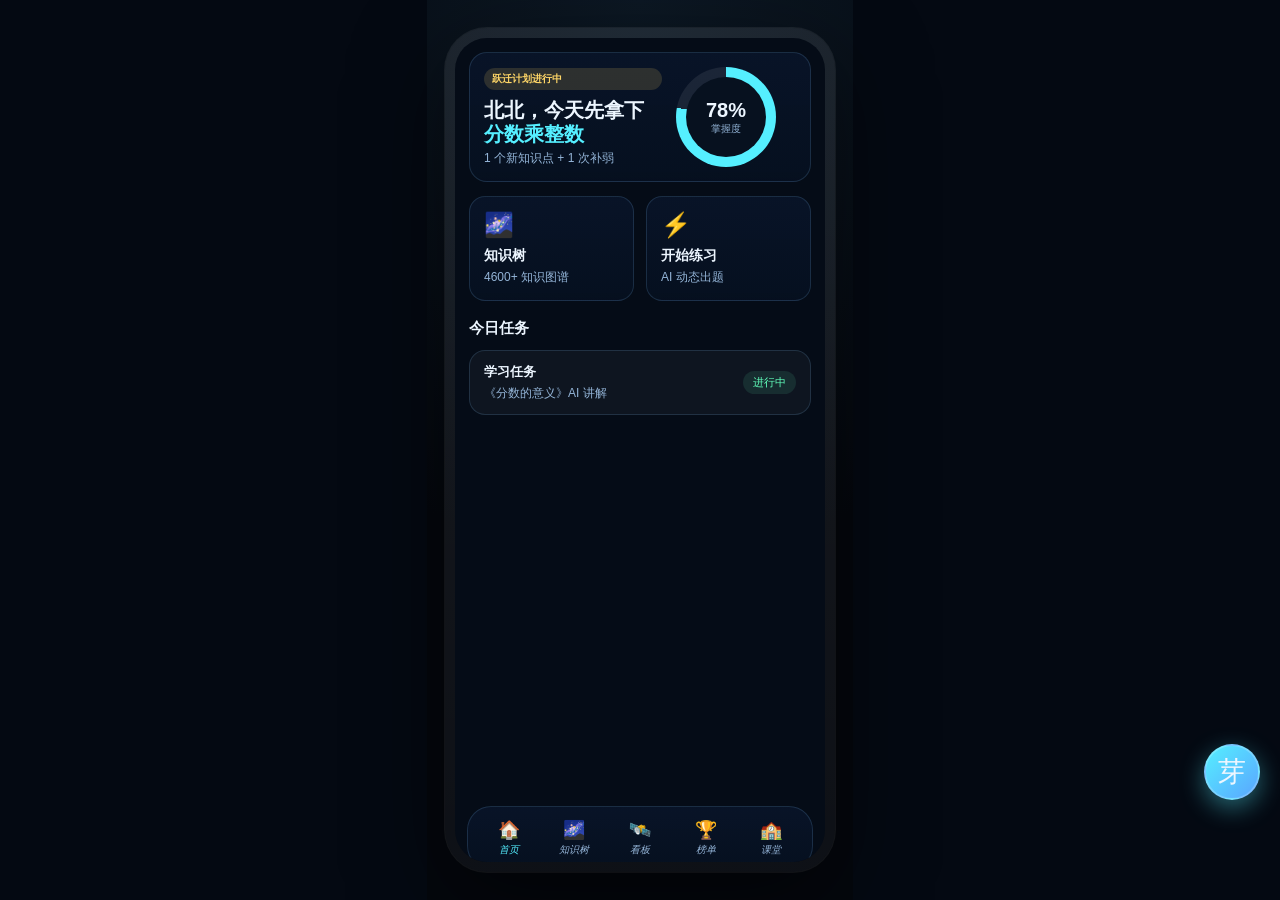
<file: index.html>
<!DOCTYPE html>
<html lang="zh-CN">
<head>
  <meta charset="UTF-8" />
  <meta name="viewport" content="width=device-width, initial-scale=1, viewport-fit=cover" />
  <meta http-equiv="Cache-Control" content="no-store, no-cache, must-revalidate" />
  <meta http-equiv="Pragma" content="no-cache" />
  <meta http-equiv="Expires" content="0" />
  <title>芽芽 WebApp V3</title>
  <link rel="stylesheet" href="./styles.css?v=20260513a" />
  <link rel="stylesheet" href="./final-system.css?v=20260513a" />
</head>
<body>
  <div class="space-bg"></div>
  <div class="device-frame">
    <div class="device-shell">
      <div class="device-screen">
        <div class="app" id="app">
    <main class="content">
      <!-- 首页 -->
      <section class="page active" id="page-home">
        <div class="hero entrance-delay-1">
          <div>
            <div class="pill yellow">跃迁计划进行中</div>
            <h2>北北，今天先拿下 <span>分数乘整数</span></h2>
            <p>1 个新知识点 + 1 次补弱</p>
          </div>
          <div class="hero-ring">
            <div class="ring-core"><strong>78%</strong><span>掌握度</span></div>
          </div>
        </div>

        <div class="grid-two entrance-delay-2">
          <button type="button" class="feature-card" data-tab="knowledge">
            <div class="feature-icon">🌌</div><div class="feature-title">知识树</div><div class="feature-desc">4600+ 知识图谱</div>
          </button>
          <button type="button" class="feature-card" data-tab="practice">
            <div class="feature-icon">⚡</div><div class="feature-title">开始练习</div><div class="feature-desc">AI 动态出题</div>
          </button>
        </div>

        <div class="section-title entrance-delay-3"><span>今日任务</span></div>
        <div class="task-list entrance-delay-3">
          <div class="task-card">
            <div><strong>学习任务</strong><p>《分数的意义》AI 讲解</p></div>
            <span class="task-tag green">进行中</span>
          </div>
        </div>
      </section>

      <!-- 知识树页 -->
      <section class="page" id="page-knowledge">
        <div class="filter-card glass">
          <div class="filter-row"><label>年级</label><div class="chip-group" id="gradeChips"></div></div>
          <div class="filter-row"><label>学科</label><div class="chip-group" id="subjectChips"></div></div>
          <div class="filter-row"><label>教材</label><div class="chip-group" id="semesterChips"></div></div>
        </div>
        <div class="chapter-wrap" id="chapterWrap" style="padding-bottom: 100px;"></div>
      </section>

      <!-- 其它占位页 -->
      <section class="page" id="page-practice"><div class="practice-wrap" id="practiceWrap"><div class="card glass">练习模块正在连接宇宙信号...</div></div></section>
      <section class="page" id="page-board"><div class="board-wrap" id="boardWrap"><div class="card glass">看板模块正在同步卫星数据...</div></div></section>
      <section class="page" id="page-leaderboard"><div class="leaderboard-wrap" id="leaderboardWrap"><div class="card glass">榜单正在更新中...</div></div></section>
      <section class="page" id="page-classroom"><div class="classroom-wrap" id="classroomWrap"><div class="card glass">课堂引擎正在加载...</div></div></section>
      <section class="page" id="page-admin"><div class="card glass">后台管理已锁定</div></section>
    </main>

    <nav class="bottom-nav glass">
      <button type="button" class="nav-item active" data-tab="home"><span>🏠</span><em>首页</em></button>
      <button type="button" class="nav-item" data-tab="knowledge"><span>🌌</span><em>知识树</em></button>
      <button type="button" class="nav-item" data-tab="board"><span>🛰️</span><em>看板</em></button>
      <button type="button" class="nav-item" data-tab="leaderboard"><span>🏆</span><em>榜单</em></button>
      <button type="button" class="nav-item" data-tab="classroom"><span>🏫</span><em>课堂</em></button>
    </nav>
  </div>

  <!-- 浮动对话框 -->
  <div class="ai-assistant-fab" id="aiFab">芽</div>

  <div class="chat-modal" id="chatModal">
    <div class="chat-modal-inner">
      <div class="chat-header">
        <div>
          <div class="topbar-sub">芽芽 AI 随身助教</div>
          <h2 id="chatTopic">点击知识点发起提问</h2>
        </div>
        <button class="text-btn" id="closeChat" style="font-size: 16px;">收起</button>
      </div>
      <div class="chat-body" id="chatBody">
        <div class="chat-msg msg-ai">嗨！我是芽芽。如果你对某个知识点有疑问，比如"为什么我明白了但一做题就错？"，可以直接问我哦！</div>
      </div>
      <div class="chat-input-area">
        <input type="text" class="chat-input" id="chatInput" placeholder="在此输入你的困惑..." />
        <button type="button" class="chat-send-btn" id="sendMsg">发送</button>
      </div>
    </div>
  </div>

  <div class="toast" id="toast"></div>
  <script src="./app.js?v=20260513a"></script>
</body>
</html>
</file>
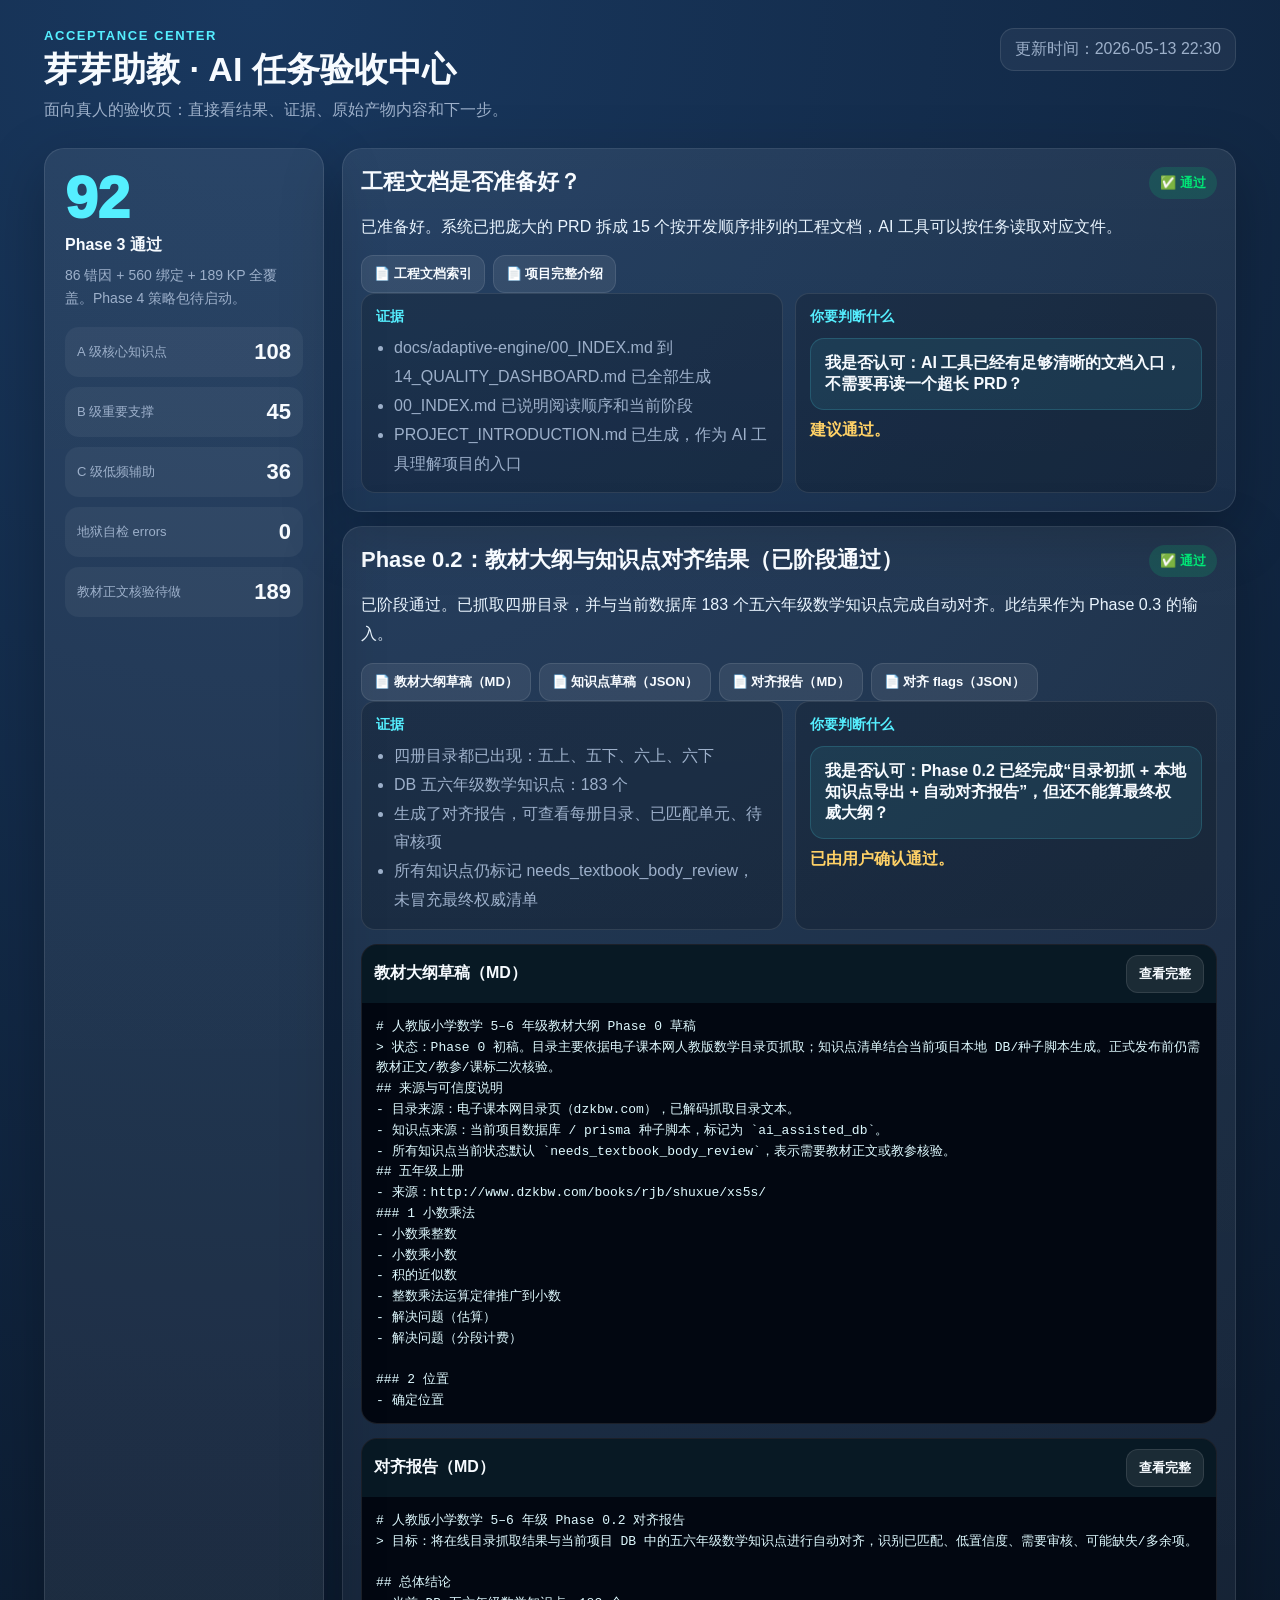
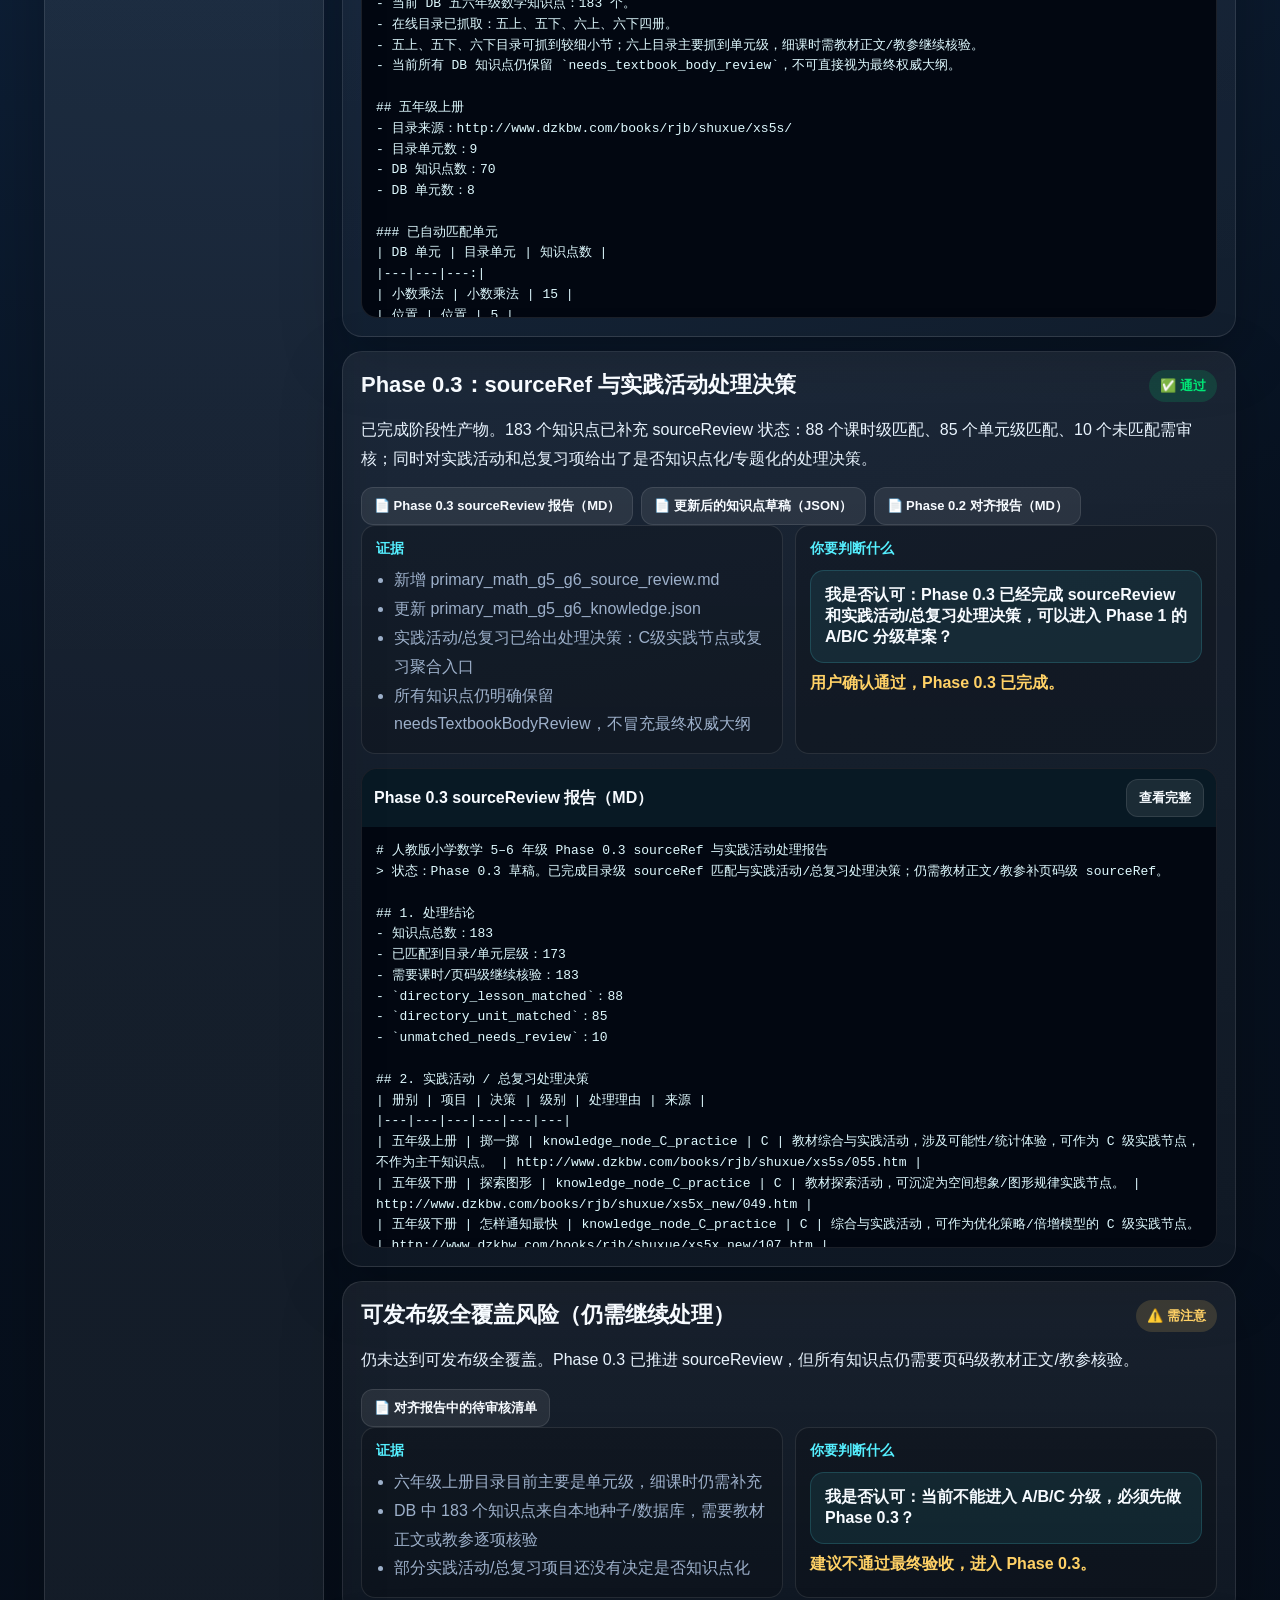
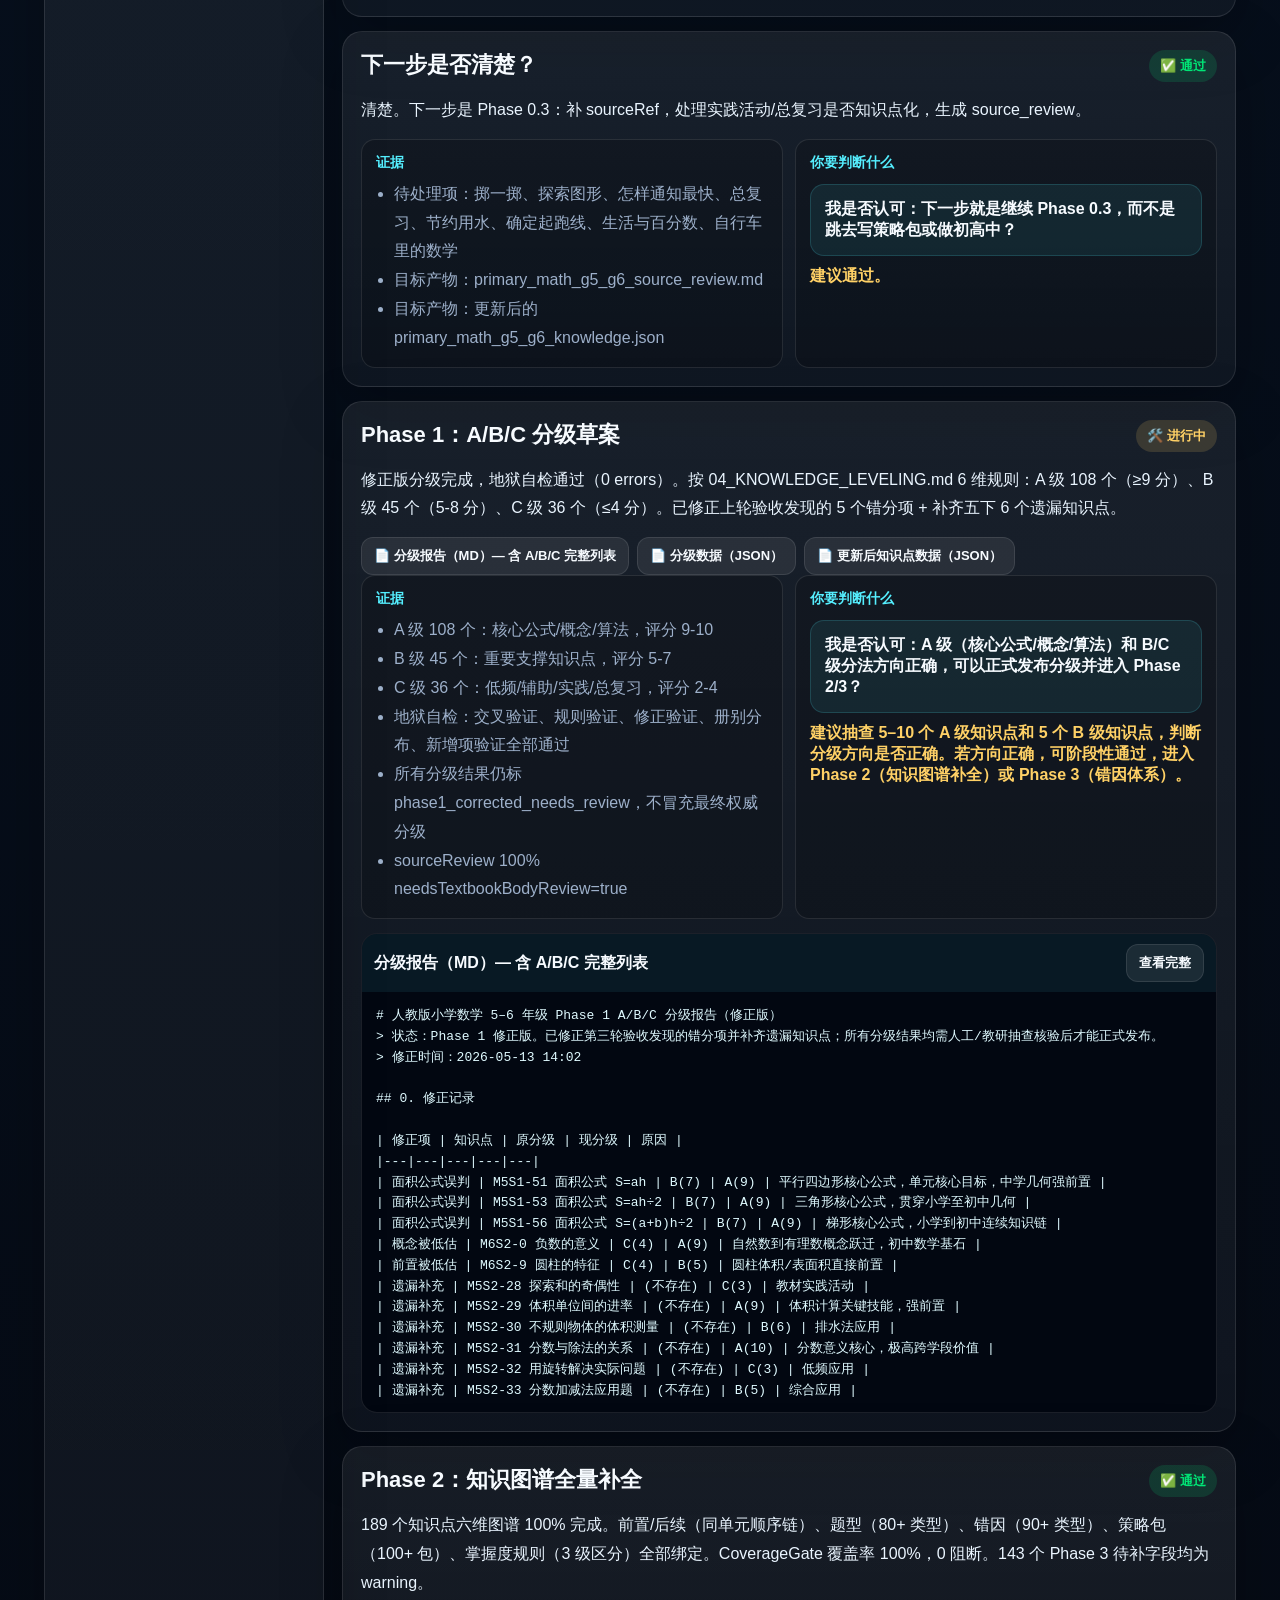
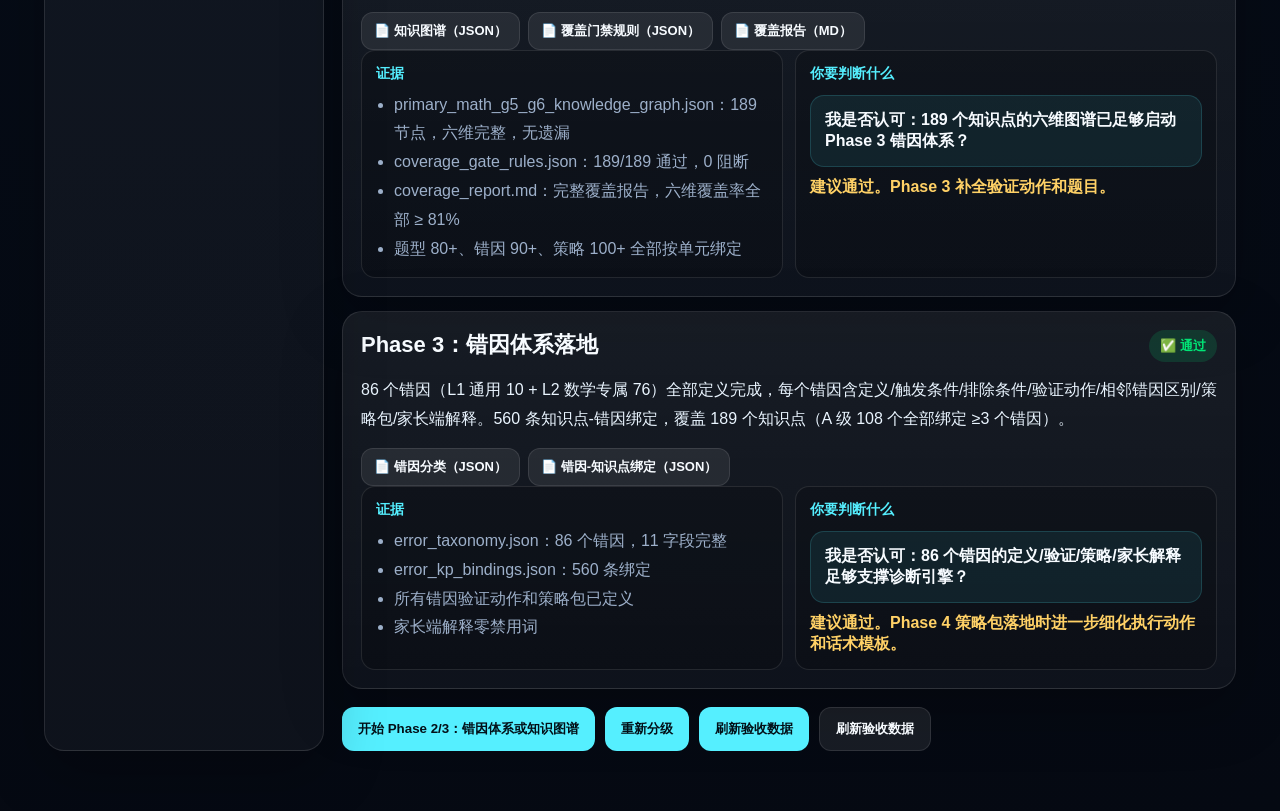
<file: acceptance.html>
<!DOCTYPE html>
<html lang="zh-CN">
<head>
  <meta charset="UTF-8" />
  <meta name="viewport" content="width=device-width, initial-scale=1" />
  <title>芽芽助教 · AI 任务验收中心</title>
  <style>
    :root{--bg:#07111f;--panel:#101d33;--panel2:#14243f;--text:#f7fbff;--muted:#9db0ca;--cyan:#55efff;--green:#00e676;--yellow:#ffd166;--red:#ff6b81;--line:rgba(255,255,255,.1)}
    *{box-sizing:border-box} body{margin:0;font-family:-apple-system,BlinkMacSystemFont,"PingFang SC","Microsoft YaHei",sans-serif;background:radial-gradient(circle at 20% 0%,#19385f 0,#07111f 42%,#050912 100%);color:var(--text)}
    .shell{max-width:1240px;margin:0 auto;padding:28px 24px 60px}.top{display:flex;justify-content:space-between;gap:20px;align-items:flex-start;margin-bottom:24px}.kicker{font-weight:900;color:var(--cyan);letter-spacing:.12em;font-size:13px}.top h1{margin:8px 0 8px;font-size:34px;line-height:1.1}.top p{margin:0;color:var(--muted);line-height:1.7}.updated{padding:10px 14px;border:1px solid var(--line);border-radius:14px;background:rgba(255,255,255,.05);color:var(--muted);white-space:nowrap}.grid{display:grid;grid-template-columns:280px 1fr;gap:18px}.card{background:linear-gradient(180deg,rgba(255,255,255,.075),rgba(255,255,255,.04));border:1px solid var(--line);border-radius:20px;box-shadow:0 20px 60px rgba(0,0,0,.25)}.score{padding:20px;position:sticky;top:20px}.score-num{font-size:58px;font-weight:1000;line-height:1;color:var(--cyan)}.score-label{font-weight:900;margin-top:8px}.score-desc{font-size:14px;color:var(--muted);line-height:1.7;margin-top:8px}.stats{display:grid;gap:10px;margin-top:16px}.stat{display:flex;justify-content:space-between;align-items:center;padding:12px;border-radius:14px;background:rgba(255,255,255,.05)}.stat span{color:var(--muted);font-size:13px}.stat b{font-size:22px}.pill{display:inline-flex;align-items:center;gap:6px;border-radius:999px;padding:7px 11px;font-size:13px;font-weight:900}.pass{background:rgba(0,230,118,.14);color:var(--green)}.progress,.warn{background:rgba(255,209,102,.15);color:var(--yellow)}.fail{background:rgba(255,107,129,.15);color:var(--red)}.sections{display:grid;gap:14px}.section{padding:18px}.section-head{display:flex;justify-content:space-between;gap:14px;align-items:flex-start}.section h2{margin:0;font-size:22px}.result{font-size:16px;line-height:1.8;margin:14px 0;color:#eaf5ff}.subgrid{display:grid;grid-template-columns:1fr 1fr;gap:12px}.box{background:rgba(0,0,0,.18);border:1px solid var(--line);border-radius:14px;padding:14px}.box h3{font-size:14px;margin:0 0 8px;color:var(--cyan)}ul{margin:0;padding-left:18px;color:var(--muted);line-height:1.8}.question{margin-top:12px;padding:14px;border-radius:14px;background:rgba(85,239,255,.08);border:1px solid rgba(85,239,255,.16);font-weight:800}.recommend{margin-top:10px;color:var(--yellow);font-weight:900}.actions{margin-top:18px;display:flex;gap:10px;flex-wrap:wrap}.btn,.file-btn{appearance:none;border:0;border-radius:12px;padding:12px 16px;font-weight:900;cursor:pointer;background:var(--cyan);color:#031018}.btn.secondary,.file-btn{background:rgba(255,255,255,.08);color:var(--text);border:1px solid var(--line)}.prompt{margin-top:12px;display:none;background:#020711;border:1px solid var(--line);border-radius:14px;padding:14px;color:#dffaff;line-height:1.7;white-space:pre-wrap}.empty{padding:20px;color:var(--muted)}.artifact-row{display:flex;gap:8px;flex-wrap:wrap;margin-top:10px}.file-btn{font-size:13px;padding:9px 12px}.preview{margin-top:14px;border:1px solid var(--line);border-radius:16px;overflow:hidden;background:#020711}.preview-head{display:flex;justify-content:space-between;gap:10px;align-items:center;padding:10px 12px;background:rgba(85,239,255,.08);font-weight:900}.preview-body{max-height:420px;overflow:auto;padding:14px}.preview pre{white-space:pre-wrap;word-break:break-word;margin:0;color:#dffaff;line-height:1.6;font-size:13px}.modal{position:fixed;inset:0;background:rgba(0,0,0,.72);display:none;z-index:99;padding:24px}.modal.show{display:flex}.modal-card{max-width:1100px;width:100%;margin:auto;background:#07111f;border:1px solid var(--line);border-radius:20px;box-shadow:0 30px 90px rgba(0,0,0,.55);display:flex;flex-direction:column;max-height:90vh}.modal-head{display:flex;justify-content:space-between;align-items:center;padding:14px 18px;border-bottom:1px solid var(--line)}.modal-title{font-weight:1000}.modal-body{padding:18px;overflow:auto}.modal-body pre{white-space:pre-wrap;word-break:break-word;line-height:1.7;color:#eafaff;margin:0}.close{background:rgba(255,255,255,.08);color:white;border:1px solid var(--line);border-radius:10px;padding:8px 12px;cursor:pointer;font-weight:900}@media(max-width:900px){.grid{grid-template-columns:1fr}.top{flex-direction:column}.subgrid{grid-template-columns:1fr}.top h1{font-size:28px}.score{position:static}}
  </style>
</head>
<body>
  <main class="shell">
    <div class="top"><div><div class="kicker">ACCEPTANCE CENTER</div><h1 id="title">芽芽助教 · AI 任务验收中心</h1><p id="subtitle">读取中...</p></div><div class="updated" id="updated">更新时间：-</div></div>
    <div class="grid"><aside class="card score"><div class="score-num" id="scoreNum">--</div><div class="score-label" id="scoreLabel">读取中</div><div class="score-desc" id="scoreDesc"></div><div class="stats" id="stats"></div></aside><section><div class="sections" id="sections"><div class="card empty">正在加载验收数据...</div></div><div class="actions" id="actions"></div><div class="prompt" id="promptBox"></div></section></div>
  </main>
  <div class="modal" id="fileModal"><div class="modal-card"><div class="modal-head"><div class="modal-title" id="modalTitle">文件内容</div><button class="close" onclick="closeModal()">关闭</button></div><div class="modal-body"><pre id="modalContent">读取中...</pre></div></div></div>
  <script>
    const meta={pass:['通过','pass','✅'],done:['通过','pass','✅'],progress:['进行中','progress','🛠️'],warn:['需注意','warn','⚠️'],fail:['不通过','fail','❌'],blocked:['阻塞','fail','🚧']};
    const artifactCache=new Map();
    function esc(s){return String(s??'').replace(/[&<>]/g,m=>({'&':'&amp;','<':'&lt;','>':'&gt;'}[m]))}
    function statusPill(s){const m=meta[s]||meta.warn;return `<span class="pill ${m[1]}">${m[2]} ${m[0]}</span>`}
    function showPrompt(text){const box=document.getElementById('promptBox');box.style.display='block';box.textContent=text;box.scrollIntoView({behavior:'smooth',block:'nearest'});navigator.clipboard?.writeText(text).catch(()=>{});}
    async function fetchText(path){ if(artifactCache.has(path)) return artifactCache.get(path); const t=await fetch(path+'?v='+Date.now(),{cache:'no-store'}).then(r=>{if(!r.ok)throw new Error('HTTP '+r.status); return r.text()}); artifactCache.set(path,t); return t; }
    async function openArtifact(path,label){ modalTitle.textContent=label||path; modalContent.textContent='读取中...'; fileModal.classList.add('show'); try{ modalContent.textContent=await fetchText(path); }catch(e){ modalContent.textContent='读取失败：'+(e.message||e)+'\n路径：'+path; } }
    function closeModal(){fileModal.classList.remove('show')}
    async function makePreview(artifacts){ const embeds=(artifacts||[]).filter(a=>a.embed).slice(0,2); if(!embeds.length) return ''; let html=''; for(const a of embeds){ let text=''; try{text=await fetchText(a.path)}catch(e){text='读取失败：'+(e.message||e)} if(text.length>12000) text=text.slice(0,12000)+'\n\n……内容较长，已截断。点击上方按钮查看完整文件。'; html += `<div class="preview"><div class="preview-head"><span>${esc(a.label)}</span><button class="file-btn" onclick="openArtifact('${esc(a.path)}','${esc(a.label)}')">查看完整</button></div><div class="preview-body"><pre>${esc(text)}</pre></div></div>`;} return html; }
    async function render(data){ title.textContent=data.title||title.textContent; subtitle.textContent=data.subtitle||''; updated.textContent='更新时间：'+(data.updatedAt||'-'); scoreNum.textContent=data.score?.overall ?? '--'; scoreLabel.textContent=data.score?.label||''; scoreDesc.textContent=data.score?.desc||''; stats.innerHTML=(data.stats||[]).map(s=>`<div class="stat"><span>${esc(s.label)}</span><b>${esc(s.value)}</b></div>`).join('');
      const secHtml=[]; for(const sec of (data.sections||[])){ const artifacts=sec.artifacts||[]; const artifactBtns=artifacts.length?`<div class="artifact-row">${artifacts.map(a=>`<button class="file-btn" onclick="openArtifact('${esc(a.path)}','${esc(a.label)}')">📄 ${esc(a.label)}</button>`).join('')}</div>`:''; const preview=await makePreview(artifacts); secHtml.push(`<article class="card section"><div class="section-head"><h2>${esc(sec.title)}</h2>${statusPill(sec.status)}</div><div class="result">${esc(sec.humanResult)}</div>${artifactBtns}<div class="subgrid"><div class="box"><h3>证据</h3><ul>${(sec.evidence||[]).map(e=>`<li>${esc(e)}</li>`).join('')}</ul></div><div class="box"><h3>你要判断什么</h3><div class="question">${esc(sec.acceptanceQuestion)}</div><div class="recommend">${esc(sec.recommendation)}</div></div></div>${preview}</article>`); }
      sections.innerHTML=secHtml.join(''); actions.innerHTML=(data.actions||[]).map(a=>`<button class="btn" onclick="showPrompt(${JSON.stringify(a.prompt)})">${esc(a.label)}</button>`).join('') + '<button class="btn secondary" onclick="location.reload()">刷新验收数据</button>'; }
    fetch('./acceptance-dashboard.json?v='+Date.now(),{cache:'no-store'}).then(r=>r.json()).then(render).catch(err=>{sections.innerHTML='<div class="card empty">读取 acceptance-dashboard.json 失败：'+esc(err.message||err)+'</div>'});
  </script>
</body>
</html>
</file>
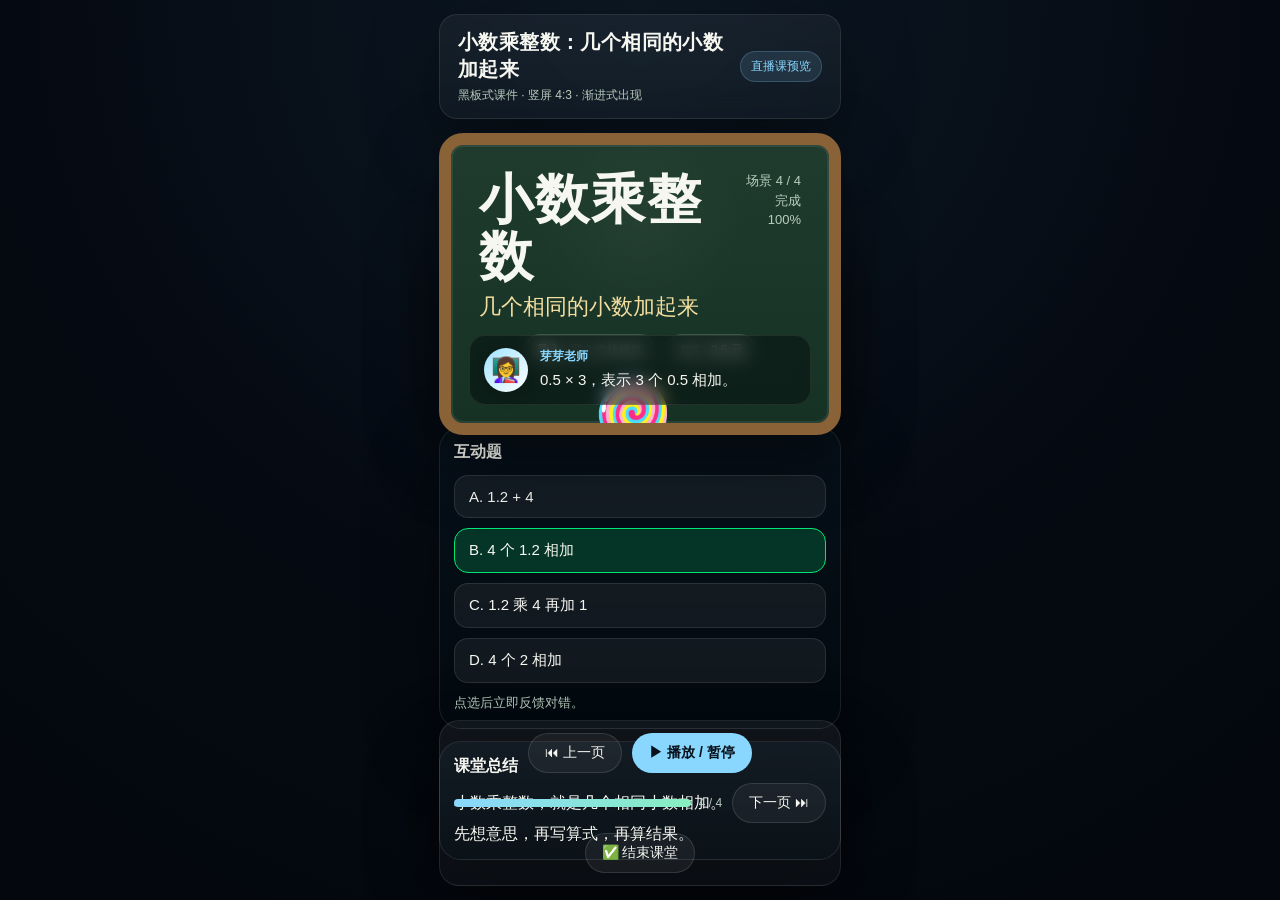
<file: design-preview-blackboard.html>
<!DOCTYPE html>
<html lang="zh-CN">
<head>
<meta charset="UTF-8" />
<meta name="viewport" content="width=device-width, initial-scale=1.0" />
<title>黑板式课件预览</title>
<link rel="stylesheet" href="./design-preview-core.css" />
<style>
  .screen{max-width:430px;}
  .layout{grid-template-columns:1fr;}
  .sidebar{display:none;}
  .mobile-board{min-height:74vh;}
</style>
</head>
<body>
  <div class="page-shell">
    <div class="screen">
      <div class="topbar">
        <div>
          <div class="title">小数乘整数：几个相同的小数加起来</div>
          <div class="sub">黑板式课件 · 竖屏 4:3 · 渐进式出现</div>
        </div>
        <div class="badge">直播课预览</div>
      </div>

      <div class="layout single">
        <div class="board inner mobile-board">
          <div class="board-head">
            <div>
              <h1 class="board-title">小数乘整数</h1>
              <div class="board-subtitle">几个相同的小数加起来</div>
            </div>
            <div class="board-meta">场景 4 / 4<br/>完成 100%</div>
          </div>
          <div class="board-stage">
            <div class="chalk-row">
              <span class="chalk-pill"><strong>导入</strong> 买 3 支棒棒糖</span>
              <span class="chalk-pill">每支 <strong>0.5 元</strong></span>
            </div>
            <div class="scene-emoji">🍭</div>
            <div class="scene-title">0.5 × 3 表示什么？</div>
            <div class="scene-subtitle">3 个 0.5 相加</div>
            <div class="scene-text">0.5 + 0.5 + 0.5 = 1.5</div>
            <div class="board-progress"><div style="width:100%"></div></div>
          </div>
          <div class="subtitle-float">
            <div class="teacher-bar">
              <div class="teacher-avatar">👩‍🏫</div>
              <div>
                <div class="teacher-name">芽芽老师</div>
                <div class="teacher-copy">0.5 × 3，表示 3 个 0.5 相加。</div>
              </div>
            </div>
          </div>
        </div>

        <div class="mobile-side">
          <div class="panel">
            <h3>AI 同学陪读</h3>
            <div class="classmates">
              <div class="mate"><div class="icon">🧒</div><div><div class="mate-name">小认真</div><div class="mate-text">我来总结：0.5 × 3 就是 3 个 0.5 相加。</div></div></div>
              <div class="mate"><div class="icon alt">👧</div><div><div class="mate-name">小好奇</div><div class="mate-text">原来乘法就是把重复加法写简洁一点！</div></div></div>
            </div>
          </div>

          <div class="panel">
            <h3>互动题</h3>
            <button class="quiz-btn">A. 1.2 + 4</button>
            <button class="quiz-btn correct">B. 4 个 1.2 相加</button>
            <button class="quiz-btn">C. 1.2 乘 4 再加 1</button>
            <button class="quiz-btn">D. 4 个 2 相加</button>
            <div class="quiz-feedback">点选后立即反馈对错。</div>
          </div>

          <div class="panel">
            <h3>课堂总结</h3>
            <div class="summary-box">
              <div class="summary-line">小数乘整数，就是几个相同小数相加。</div>
              <div class="small">先想意思，再写算式，再算结果。</div>
            </div>
          </div>
        </div>
      </div>

      <div class="controls">
        <button class="control-btn">⏮ 上一页</button>
        <button class="control-btn primary">▶ 播放 / 暂停</button>
        <div class="compact-progress">
          <div class="bar"><div style="width:100%"></div></div>
          <div class="progress-info">4 / 4</div>
        </div>
        <button class="control-btn">下一页 ⏭</button>
        <button class="control-btn warn">✅ 结束课堂</button>
      </div>
    </div>
  </div>
</body>
</html>
</file>
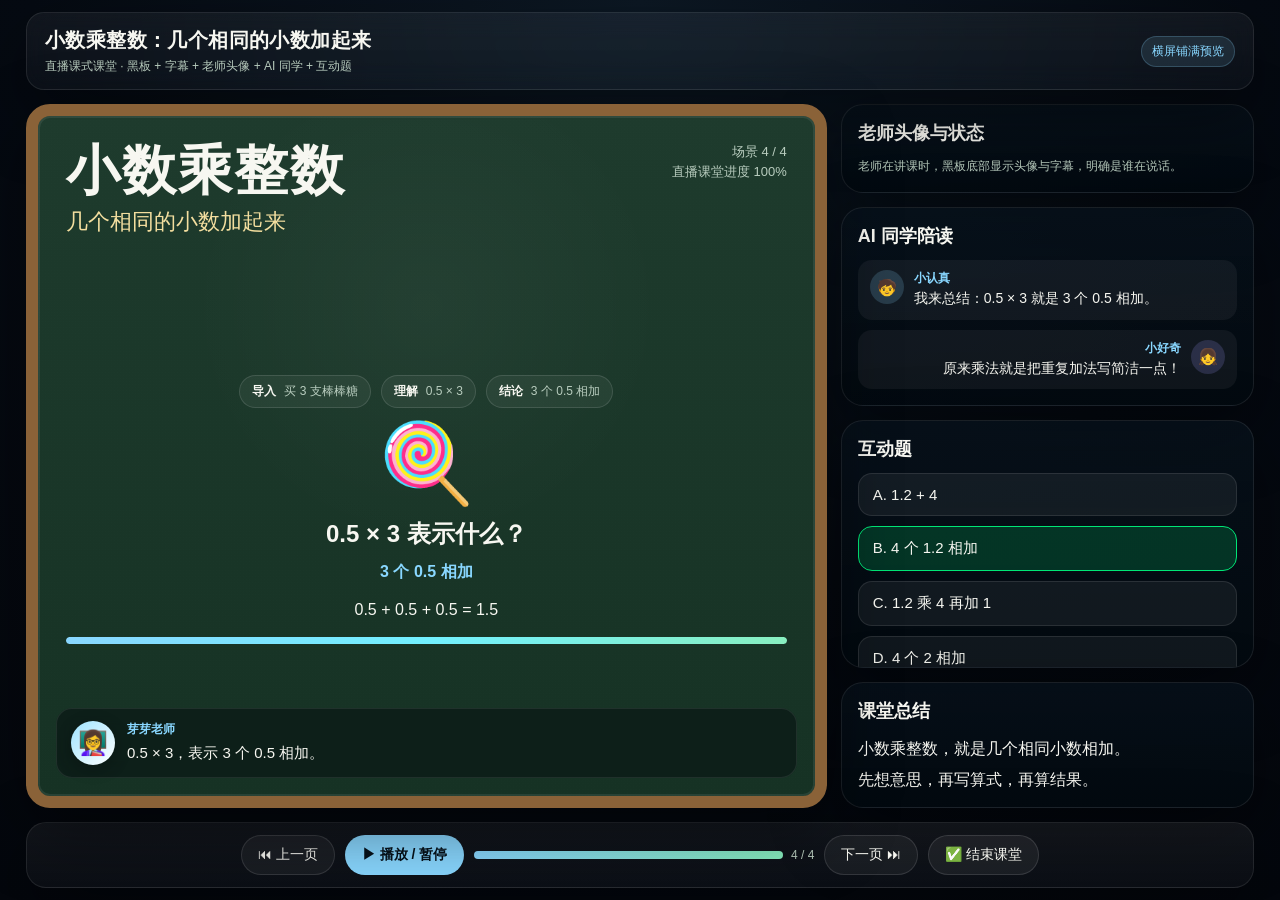
<file: design-preview-live.html>
<!DOCTYPE html>
<html lang="zh-CN">
<head>
<meta charset="UTF-8" />
<meta name="viewport" content="width=device-width, initial-scale=1.0" />
<title>直播课式课堂预览</title>
<link rel="stylesheet" href="./design-preview-core.css" />
<style>
  .board{min-height:0}
</style>
</head>
<body>
  <div class="page-shell">
    <div class="screen full">
      <div class="topbar">
        <div>
          <div class="title">小数乘整数：几个相同的小数加起来</div>
          <div class="sub">直播课式课堂 · 黑板 + 字幕 + 老师头像 + AI 同学 + 互动题</div>
        </div>
        <div class="badge">横屏铺满预览</div>
      </div>

      <div class="layout">
        <div class="board inner">
          <div class="board-head">
            <div>
              <h1 class="board-title">小数乘整数</h1>
              <div class="board-subtitle">几个相同的小数加起来</div>
            </div>
            <div class="board-meta">场景 4 / 4<br/>直播课堂进度 100%</div>
          </div>

          <div class="board-stage">
            <div class="chalk-row">
              <span class="chalk-pill"><strong>导入</strong> 买 3 支棒棒糖</span>
              <span class="chalk-pill"><strong>理解</strong> 0.5 × 3</span>
              <span class="chalk-pill"><strong>结论</strong> 3 个 0.5 相加</span>
            </div>
            <div class="scene-emoji">🍭</div>
            <div class="scene-title">0.5 × 3 表示什么？</div>
            <div class="scene-subtitle">3 个 0.5 相加</div>
            <div class="scene-text">0.5 + 0.5 + 0.5 = 1.5</div>
            <div class="board-progress"><div style="width:100%"></div></div>
          </div>

          <div class="subtitle-float">
            <div class="teacher-bar">
              <div class="teacher-avatar">👩‍🏫</div>
              <div>
                <div class="teacher-name">芽芽老师</div>
                <div class="teacher-copy">0.5 × 3，表示 3 个 0.5 相加。</div>
              </div>
            </div>
          </div>
        </div>

        <div class="sidebar">
          <div class="panel">
            <h3>老师头像与状态</h3>
            <div class="desc">老师在讲课时，黑板底部显示头像与字幕，明确是谁在说话。</div>
          </div>

          <div class="panel">
            <h3>AI 同学陪读</h3>
            <div class="classmates">
              <div class="mate"><div class="icon">🧒</div><div><div class="mate-name">小认真</div><div class="mate-text">我来总结：0.5 × 3 就是 3 个 0.5 相加。</div></div></div>
              <div class="mate"><div class="icon alt">👧</div><div><div class="mate-name">小好奇</div><div class="mate-text">原来乘法就是把重复加法写简洁一点！</div></div></div>
            </div>
          </div>

          <div class="panel">
            <h3>互动题</h3>
            <button class="quiz-btn">A. 1.2 + 4</button>
            <button class="quiz-btn correct">B. 4 个 1.2 相加</button>
            <button class="quiz-btn">C. 1.2 乘 4 再加 1</button>
            <button class="quiz-btn">D. 4 个 2 相加</button>
            <div class="quiz-feedback">答对后会出现绿色高亮反馈。</div>
          </div>

          <div class="panel">
            <h3>课堂总结</h3>
            <div class="summary-box">
              <div class="summary-line">小数乘整数，就是几个相同小数相加。</div>
              <div class="small">先想意思，再写算式，再算结果。</div>
            </div>
          </div>
        </div>
      </div>

      <div class="controls">
        <button class="control-btn">⏮ 上一页</button>
        <button class="control-btn primary">▶ 播放 / 暂停</button>
        <div class="compact-progress">
          <div class="bar"><div style="width:100%"></div></div>
          <div class="progress-info">4 / 4</div>
        </div>
        <button class="control-btn">下一页 ⏭</button>
        <button class="control-btn warn">✅ 结束课堂</button>
      </div>
    </div>
  </div>
</body>
</html>
</file>
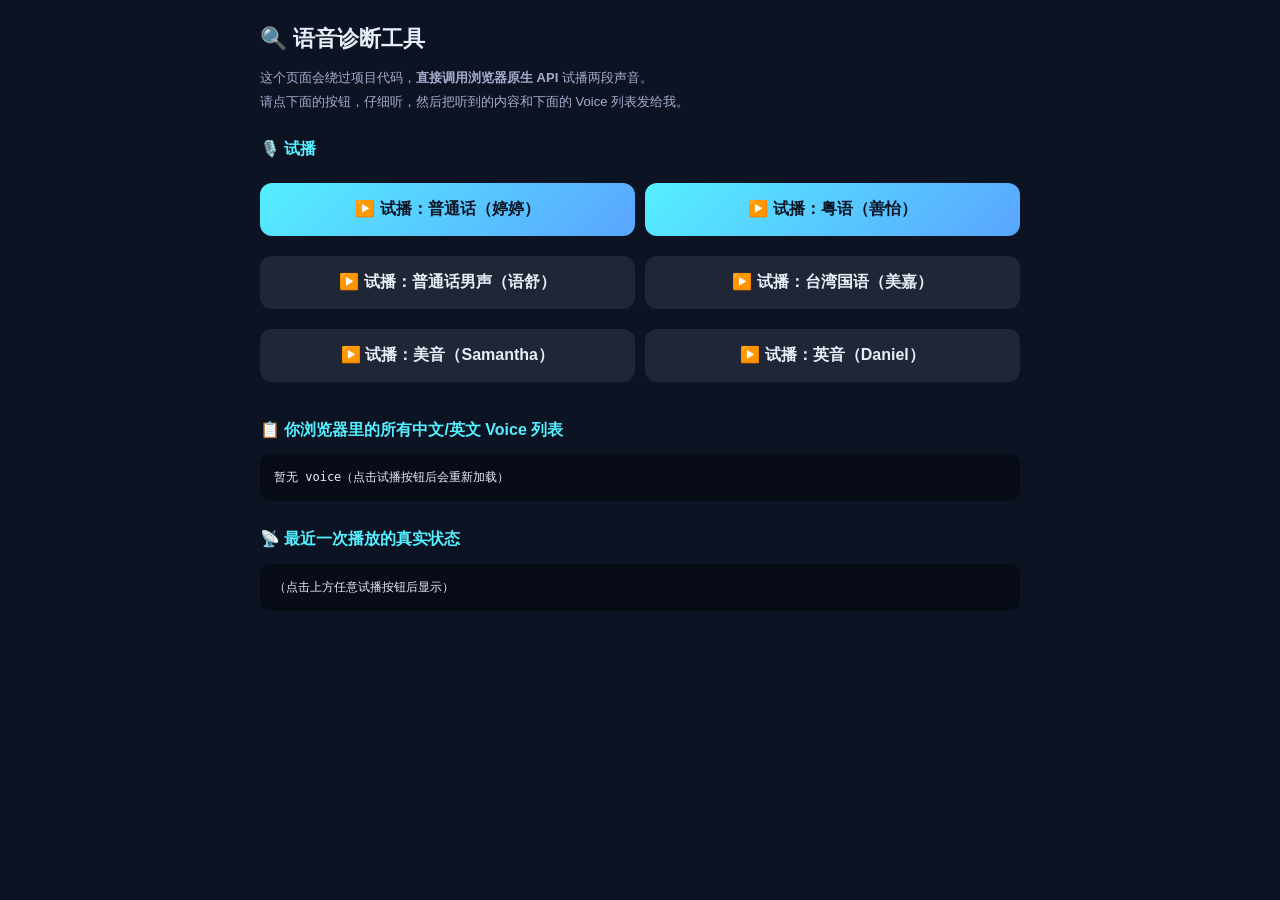
<file: voice-test.html>
<!DOCTYPE html>
<html lang="zh-CN">
<head>
<meta charset="UTF-8" />
<meta http-equiv="Cache-Control" content="no-store" />
<title>语音诊断</title>
<style>
  body { font-family: -apple-system, "PingFang SC", sans-serif; padding: 24px; max-width: 760px; margin: 0 auto; background: #0c1424; color: #e8eef9; }
  h1 { margin-top: 0; font-size: 22px; }
  h2 { font-size: 16px; margin-top: 28px; color: #55efff; }
  button { display: block; width: 100%; padding: 16px; margin: 10px 0; font-size: 16px; font-weight: 700; background: linear-gradient(135deg, #55efff, #5aa5ff); color: #0c1424; border: none; border-radius: 12px; cursor: pointer; font-family: inherit; }
  button:hover { opacity: 0.9; }
  button.secondary { background: rgba(255,255,255,0.08); color: #e8eef9; }
  pre { background: rgba(0,0,0,0.4); padding: 14px; border-radius: 10px; font-size: 12px; overflow-x: auto; white-space: pre-wrap; line-height: 1.6; }
  .row { display: grid; grid-template-columns: 1fr 1fr; gap: 10px; }
  .label { color: #aac; font-size: 13px; margin: 6px 0; }
</style>
</head>
<body>

<h1>🔍 语音诊断工具</h1>
<p class="label">这个页面会绕过项目代码，<strong>直接调用浏览器原生 API</strong> 试播两段声音。</p>
<p class="label">请点下面的按钮，仔细听，然后把听到的内容和下面的 Voice 列表发给我。</p>

<h2>🎙️ 试播</h2>
<div class="row">
  <button onclick="play('mandarin')">▶️ 试播：普通话（婷婷）</button>
  <button onclick="play('cantonese')">▶️ 试播：粤语（善怡）</button>
</div>
<div class="row">
  <button onclick="play('male')" class="secondary">▶️ 试播：普通话男声（语舒）</button>
  <button onclick="play('twvoice')" class="secondary">▶️ 试播：台湾国语（美嘉）</button>
</div>
<div class="row">
  <button onclick="play('en-us')" class="secondary">▶️ 试播：美音（Samantha）</button>
  <button onclick="play('en-gb')" class="secondary">▶️ 试播：英音（Daniel）</button>
</div>

<h2>📋 你浏览器里的所有中文/英文 Voice 列表</h2>
<pre id="voiceList">加载中...</pre>

<h2>📡 最近一次播放的真实状态</h2>
<pre id="result">（点击上方任意试播按钮后显示）</pre>

<script>
const TEST_TEXT = {
  zh: '一二三四五六七八九十，今天天气真好。',
  en: 'One two three four five, hello world.',
};

const VOICE_RULES = {
  mandarin:  { name: '婷婷',    lang: 'zh-CN', text: TEST_TEXT.zh },
  cantonese: { name: '善怡',    lang: 'zh-HK', text: TEST_TEXT.zh },
  male:      { name: '语舒',    lang: 'zh-CN', text: TEST_TEXT.zh },
  twvoice:   { name: '美嘉',    lang: 'zh-TW', text: TEST_TEXT.zh },
  'en-us':   { name: 'Samantha',lang: 'en-US', text: TEST_TEXT.en },
  'en-gb':   { name: 'Daniel',  lang: 'en-GB', text: TEST_TEXT.en },
};

const log = (msg) => {
  document.getElementById('result').textContent += msg + '\n';
};

function refreshVoiceList() {
  const all = window.speechSynthesis.getVoices();
  const filtered = all.filter(v => v.lang.startsWith('zh') || v.lang.startsWith('en'));
  if (!filtered.length) {
    document.getElementById('voiceList').textContent = '暂无 voice（点击试播按钮后会重新加载）';
    return;
  }
  const text = filtered.map(v =>
    `${v.default ? '★' : ' '}  ${v.name.padEnd(50, ' ')}  ${v.lang.padEnd(6, ' ')}  local=${v.localService}`
  ).join('\n');
  document.getElementById('voiceList').textContent = text;
}

window.speechSynthesis.onvoiceschanged = refreshVoiceList;
setTimeout(refreshVoiceList, 200);

function play(presetKey) {
  const syn = window.speechSynthesis;
  syn.cancel();
  document.getElementById('result').textContent = '';

  const rule = VOICE_RULES[presetKey];
  const voices = syn.getVoices();
  // 找名字精确匹配 + 语言精确匹配的
  let voice = voices.find(v => v.name === rule.name && v.lang === rule.lang);
  // 找名字包含的（兼容 Daniel (英语（英国）) 这种带后缀的）
  if (!voice) voice = voices.find(v => v.name.startsWith(rule.name) && v.lang === rule.lang);
  // 实在找不到，按 lang 找
  if (!voice) voice = voices.find(v => v.lang === rule.lang);

  log(`要求：${rule.name} / ${rule.lang}`);
  log(`找到：${voice ? voice.name + ' / ' + voice.lang : '❌ NOT FOUND'}`);
  log(`内容：${rule.text}`);

  if (!voice) {
    log('⚠️ 没找到对应 voice，浏览器会用默认 voice 播放');
  }

  const u = new SpeechSynthesisUtterance(rule.text);
  if (voice) u.voice = voice;
  u.lang = rule.lang;
  u.rate = 1;
  u.pitch = 1;

  u.onstart = () => log(`▶️ onstart：实际 voice = ${u.voice?.name || '(浏览器默认)'} / ${u.lang}`);
  u.onend   = () => log(`✅ onend：播放完毕`);
  u.onerror = (e) => log(`❌ onerror：${e.error}`);

  syn.speak(u);
}
</script>
</body>
</html>
</file>
<file: styles.css>
:root {
  --bg: #050c17;
  --panel: rgba(10, 22, 43, 0.84);
  --panel-2: rgba(6, 16, 32, 0.92);
  --line: rgba(134, 196, 255, 0.16);
  --text: #edf6ff;
  --muted: #94b5d8;
  --cyan: #55efff;
  --blue: #5aa5ff;
  --purple: #9e73ff;
  --green: #61ffbb;
  --yellow: #ffd667;
  --red: #ff6d92;
  --shadow: 0 20px 60px rgba(0,0,0,.35);
  --safe-bottom: calc(90px + env(safe-area-inset-bottom, 0px));
}
* { box-sizing: border-box; }
html, body { 
  margin: 0; 
  padding: 0;
  min-height: 100vh; 
  background: var(--bg);
  color: var(--text);
  font-family: "PingFang SC", sans-serif;
  overflow-x: hidden;
  overflow-y: auto;
}
.space-bg {
  position: fixed;
  inset: 0;
  background: linear-gradient(180deg, #07111f 0%, #040914 100%);
  z-index: -1;
}

.device-frame {
  min-height: 100vh;
  display: flex;
  justify-content: center;
  align-items: center;
  padding: 12px;
}
.device-shell {
  width: min(100vw, 430px);
  height: min(calc(100vh - 24px), 920px);
  border-radius: 38px;
  padding: 10px;
  background: linear-gradient(180deg, rgba(255,255,255,.08), rgba(255,255,255,.04));
  box-shadow: 0 28px 90px rgba(0,0,0,.5), 0 0 0 1px rgba(255,255,255,.08);
}
.device-screen {
  width: 100%;
  height: 100%;
  overflow: hidden;
  border-radius: 30px;
  background: #050c17;
  position: relative;
}
.app {
  width: 100%;
  height: 100%;
  min-height: 0;
  margin: 0 auto;
  position: relative;
  padding: 16px 14px var(--safe-bottom);
  overflow-y: auto;
}
.app {
  width: min(100%, 430px);
  margin: 0 auto;
  min-height: 100vh;
  position: relative;
  padding: 16px 14px var(--safe-bottom);
}
.glass {
  background: linear-gradient(180deg, var(--panel), var(--panel-2));
  border: 1px solid var(--line);
  backdrop-filter: blur(14px);
  border-radius: 24px;
}
.glass-mini {
  background: rgba(255,255,255,0.03);
  border: 1px solid rgba(255,255,255,0.06);
  border-radius: 16px;
}
.topbar {
  position: sticky;
  top: 0;
  z-index: 100;
  padding: 16px;
  display: flex;
  justify-content: space-between;
  align-items: center;
  margin-bottom: 14px;
}
.topbar-title { margin: 0; font-size: 20px; }
.topbar-sub { font-size: 12px; color: var(--muted); }
.topbar-badge { font-size: 11px; background: rgba(85,239,255,0.1); color: var(--cyan); padding: 4px 8px; border-radius: 99px; }

/* 首页 Hero 区域 */
.hero {
  display: grid;
  grid-template-columns: 1fr 120px;
  gap: 14px;
  align-items: center;
  background: linear-gradient(180deg, var(--panel), var(--panel-2));
  border: 1px solid var(--line);
  padding: 18px;
  border-radius: 26px;
  margin-bottom: 14px;
}
.hero h2 { margin: 12px 0 8px; font-size: 24px; line-height: 1.2; }
.hero h2 span { color: var(--cyan); }
.hero p { color: var(--muted); font-size: 13px; margin: 0; }
.hero-ring {
  width: 100px;
  height: 100px;
  border-radius: 50%;
  display: grid;
  place-items: center;
  background: conic-gradient(var(--cyan) 0 78%, rgba(255,255,255,.08) 78% 100%);
}
.ring-core {
  width: 80px;
  height: 80px;
  border-radius: 50%;
  background: #07111f;
  display: flex;
  flex-direction: column;
  align-items: center;
  justify-content: center;
}
.ring-core strong { font-size: 20px; }
.ring-core span { font-size: 10px; color: var(--muted); }

/* 首页功能网格 */
.grid-two {
  display: grid;
  grid-template-columns: repeat(2, 1fr);
  gap: 12px;
  margin-bottom: 14px;
}
.feature-card {
  background: linear-gradient(180deg, var(--panel), var(--panel-2));
  border: 1px solid var(--line);
  border-radius: 22px;
  padding: 18px;
  text-align: left;
  cursor: pointer;
  color: var(--text);
}
.feature-icon { font-size: 24px; margin-bottom: 8px; }
.feature-title { font-size: 16px; font-weight: 800; margin-bottom: 4px; }
.feature-desc { font-size: 12px; color: var(--muted); }

/* 首页任务列表 */
.section-title {
  display: flex;
  align-items: center;
  justify-content: space-between;
  margin: 18px 0 12px;
}
.section-title span { font-size: 18px; font-weight: 800; }
.task-list { display: grid; gap: 12px; margin-bottom: 14px; }
.task-card {
  display: flex;
  align-items: center;
  justify-content: space-between;
  background: rgba(255,255,255,0.04);
  border: 1px solid var(--line);
  padding: 16px;
  border-radius: 20px;
}
.task-card strong { display: block; font-size: 15px; margin-bottom: 4px; }
.task-card p { font-size: 12px; color: var(--muted); margin: 0; }
.pill { font-size: 10px; padding: 4px 8px; border-radius: 99px; font-weight: bold; }
.pill.yellow { background: rgba(255,214,103,0.15); color: var(--yellow); }
.task-tag { font-size: 11px; padding: 4px 10px; border-radius: 99px; }
.task-tag.green { background: rgba(97,255,187,0.1); color: var(--green); }
.task-tag.red { background: rgba(255,109,146,0.1); color: var(--red); }
.task-tag.blue { background: rgba(90,165,255,0.1); color: var(--blue); }

/* 统计卡片 */
.stats-grid { display: grid; grid-template-columns: repeat(2, 1fr); gap: 12px; }
.stat-card {
  background: rgba(255,255,255,0.04);
  border: 1px solid var(--line);
  padding: 16px;
  border-radius: 20px;
  text-align: center;
}
.stat-card strong { display: block; font-size: 22px; margin-bottom: 4px; }
.stat-card span { font-size: 11px; color: var(--muted); }

/* 基础原子组件 */
.text-btn { border: 0; background: transparent; color: var(--blue); cursor: pointer; font-size: 13px; }
.entrance-delay-1, .entrance-delay-2, .entrance-delay-3, .entrance-delay-4 {
  opacity: 0;
  animation: staggerIn .5s ease forwards;
}
.entrance-delay-1 { animation-delay: .04s; }
.entrance-delay-2 { animation-delay: .12s; }
.entrance-delay-3 { animation-delay: .20s; }
.entrance-delay-4 { animation-delay: .28s; }
@keyframes staggerIn {
  from { opacity: 0; transform: translateY(12px); }
  to { opacity: 1; transform: translateY(0); }
}

/* 账号 Banner */
.account-banner {
  display: flex;
  justify-content: space-between;
  align-items: center;
  background: rgba(255,255,255,0.04);
  border: 1px solid var(--line);
  padding: 14px 18px;
  border-radius: 20px;
  margin-bottom: 14px;
}

.page { display: none; }
.page.active { display: block; animation: fadeIn 0.3s ease; }
@keyframes fadeIn { from { opacity: 0; transform: translateY(10px); } to { opacity: 1; transform: translateY(0); } }

.filter-card { padding: 16px; margin-bottom: 14px; position: sticky; top: 80px; z-index: 90; }
.filter-row { display: flex; align-items: center; gap: 10px; margin-bottom: 12px; }
.filter-row:last-child { margin-bottom: 0; }
.filter-row label { font-size: 12px; color: var(--muted); min-width: 30px; }
.chip-group { display: flex; gap: 6px; flex-wrap: wrap; }
.chip { 
  background: rgba(255,255,255,0.05); 
  border: 1px solid rgba(255,255,255,0.1); 
  color: var(--muted); 
  padding: 6px 12px; 
  border-radius: 99px; 
  font-size: 13px;
  cursor: pointer;
}
.chip.active { background: var(--cyan); color: #000; border-color: var(--cyan); font-weight: bold; }

/* 单元标题行 */
.unit-header {
  display: flex;
  align-items: center;
  justify-content: space-between;
  padding: 10px 14px;
  background: rgba(85,239,255,0.08);
  border-radius: 14px;
  margin-bottom: 12px;
  cursor: pointer;
  user-select: none;
  transition: background 0.2s;
}
.unit-header:hover { background: rgba(85,239,255,0.14); }
.unit-title-text { color: var(--cyan); font-size: 17px; font-weight: 700; flex: 1; }
.unit-toggle {
  flex-shrink: 0;
  background: rgba(85,239,255,0.12);
  color: var(--cyan);
  border: 0;
  padding: 3px 12px;
  border-radius: 8px;
  font-size: 12px;
  font-weight: bold;
  cursor: pointer;
  pointer-events: none; /* 点击由父 div 处理 */
}

.chapter-item {
  background: rgba(255,255,255,0.04);
  border: 1px solid rgba(134, 196, 255, 0.1);
  border-radius: 22px;
  padding: 16px 18px;
  margin-bottom: 16px;
}
.chapter-item.collapsed .chapter-item-body { display: none; }

/* meta 行：No.x + 掌握度 + 重要程度，全在一行 */
.chapter-item-meta {
  display: flex;
  align-items: center;
  gap: 6px;
  margin-bottom: 8px;
  flex-wrap: wrap;
}
.kp-index {
  font-size: 12px;
  color: var(--muted);
  font-weight: 700;
  letter-spacing: 0.5px;
  flex-shrink: 0;
}

/* 标题行：知识点名称 + 展开按钮 左右两端对齐 */
.chapter-item-title {
  display: flex;
  align-items: center;
  justify-content: space-between;
  gap: 10px;
  margin-bottom: 4px;
}
.kp-name {
  font-size: 16px;
  font-weight: 800;
  color: #fff;
  flex: 1;
  line-height: 1.4;
}

/* 展开按钮：内联，不再 absolute */
.chapter-item-toggle {
  flex-shrink: 0;
  background: rgba(85,239,255,0.1);
  color: var(--cyan);
  border: 0;
  padding: 4px 12px;
  border-radius: 8px;
  font-size: 12px;
  font-weight: bold;
  cursor: pointer;
  white-space: nowrap;
}
.level-badge { font-size: 10px; padding: 2px 6px; border-radius: 4px; font-weight: normal; }
.level-badge.core { background: var(--yellow); color: #000; }
.level-badge.key { background: var(--green); color: #000; }
.level-badge.basic { background: var(--blue); color: #fff; }
.level-badge.normal { background: var(--muted); color: #000; }

.business-content { display: grid; gap: 10px; margin-top: 10px; }
.content-row { display: flex; align-items: flex-start; font-size: 14px; line-height: 1.6; }
.content-row strong { color: var(--cyan); min-width: 75px; flex-shrink: 0; }
.content-row span { color: #fff; }

/* 细化后的掌握度/诊疗标签 */
.mastery-tag {
  font-size: 10px;
  padding: 3px 10px;
  border-radius: 6px;
  font-weight: 800;
  margin-right: 8px;
  text-transform: uppercase;
  letter-spacing: 0.5px;
}

/* 状态色系：进度 + 诊断 */
.m-unlearned  { background: rgba(255,255,255,0.05); color: #666;     border: 1px dashed rgba(255,255,255,0.2); }                                              /* 未学 */
.m-viewed     { background: rgba(85,239,255,0.15);  color: var(--cyan);   border: 1px solid rgba(85,239,255,0.3); }                                              /* 已看讲解 */
.m-confused   { background: rgba(255,165,0,0.15);   color: #ffa500;       border: 1px solid rgba(255,165,0,0.4);   animation: pulse 2s infinite; }               /* 一知半解 */
.m-theory     { background: rgba(158,115,255,0.15); color: var(--purple); border: 1px solid rgba(158,115,255,0.4); }                                             /* 会说不会做 */
.m-basic      { background: rgba(0,210,120,0.15);   color: #00d278;       border: 1px solid rgba(0,210,120,0.4); }                                               /* 掌握基础 */
.m-blocked    { background: rgba(255,80,80,0.15);   color: #ff5050;       border: 1px solid rgba(255,80,80,0.4);   animation: pulse 2s infinite; }               /* 真题受阻 */
.m-mastered   { background: rgba(255,215,0,0.2);    color: #ffd700;       border: 1px solid rgba(255,215,0,0.5);   box-shadow: 0 0 8px rgba(255,215,0,0.3); }   /* 彻底精通 */
.m-passed { background: rgba(97, 255, 187, 0.15); color: var(--green); border: 1px solid rgba(97, 255, 187, 0.4); } /* 掌握基础 */
.m-stuck { background: rgba(255, 109, 146, 0.15); color: var(--red); border: 1px solid rgba(255, 109, 146, 0.4); } /* 真题受阻 */
.m-expert { background: rgba(255, 214, 103, 0.2); color: var(--yellow); border: 1px solid rgba(255, 214, 103, 0.5); box-shadow: 0 0 10px rgba(255,214,103,0.2); } /* 彻底精通 */

@keyframes pulse {
  0% { opacity: 0.7; }
  50% { opacity: 1; }
  100% { opacity: 0.7; }
}

/* 5按钮统一小型样式 */
.knowledge-actions { 
  display: flex; 
  flex-wrap: wrap;
  gap: 6px; 
  margin-top: 16px; 
}
.knowledge-actions button {
  flex: 1;
  min-width: 65px;
  min-height: 34px;
  padding: 0 4px;
  border-radius: 8px;
  font-size: 11px;
  font-weight: 600;
  white-space: nowrap;
  background: rgba(255, 255, 255, 0.06);
  border: 1px solid rgba(255, 255, 255, 0.1);
  color: #edf6ff;
}
.knowledge-actions button:hover {
  background: rgba(85, 239, 255, 0.15);
  border-color: var(--cyan);
  color: var(--cyan);
}
.knowledge-actions .primary-btn {
  background: rgba(85, 239, 255, 0.1);
  border-color: rgba(85, 239, 255, 0.3);
  color: var(--cyan);
}

.bottom-nav {
  position: fixed;
  bottom: 14px;
  left: 50%;
  transform: translateX(-50%);
  width: min(calc(100% - 20px), 430px);
  display: grid;
  grid-template-columns: repeat(5, 1fr);
  padding: 10px;
  z-index: 1000;
  margin: 0 auto;
}
.nav-item { 
  display: flex; 
  flex-direction: column; 
  align-items: center; 
  background: transparent; 
  border: 0; 
  color: var(--muted);
  font-size: 10px;
  gap: 4px;
}
.nav-item span { font-size: 20px; }
.nav-item.active { color: var(--cyan); }

/* AI 助教悬浮球 */
.ai-assistant-fab {
  position: fixed;
  right: 20px;
  bottom: 100px;
  width: 56px;
  height: 56px;
  background: linear-gradient(135deg, var(--cyan), var(--blue));
  border-radius: 50%;
  box-shadow: 0 8px 24px rgba(85,239,255,0.4);
  display: flex;
  align-items: center;
  justify-content: center;
  font-size: 28px;
  z-index: 1500;
  cursor: pointer;
  border: 2px solid rgba(255,255,255,0.2);
  transition: transform 0.3s cubic-bezier(0.175, 0.885, 0.32, 1.275);
}
.ai-assistant-fab:active { transform: scale(0.9); }

/* 对话弹窗 */
.chat-modal {
  position: fixed;
  inset: 0;
  background: #040912;
  z-index: 2000;
  display: none;
  align-items: center;
  justify-content: center;
  overflow: hidden;
}
/* 内容容器，真正的手机屏幕区域 */
.chat-modal-inner {
  width: min(430px, 100vw);
  height: 100%;
  background: #050c17;
  display: flex;
  flex-direction: column;
  overflow: hidden;
  padding-bottom: env(safe-area-inset-bottom);
  border-left: 1px solid rgba(255,255,255,0.06);
  border-right: 1px solid rgba(255,255,255,0.06);
}
.chat-modal.active { display: flex; animation: slideUp 0.4s ease; }
.chat-modal.active .chat-modal-inner { display: flex; }
@keyframes slideUp { from { transform: translateY(100%); } to { transform: translateY(0); } }

.chat-header {
  padding: 16px;
  display: flex;
  justify-content: space-between;
  align-items: center;
  border-bottom: 1px solid rgba(255,255,255,0.1);
}
.chat-body {
  flex: 1;
  overflow-y: auto;
  padding: 12px;
  display: flex;
  flex-direction: column;
  gap: 10px;
}
.chat-msg {
  max-width: 100%;
  padding: 0;
  border-radius: 18px;
  font-size: 14px;
  line-height: 1.6;
}
.msg-ai { background: rgba(255,255,255,0.05); color: #fff; align-self: flex-start; border-bottom-left-radius: 4px; font-size: 14px; font-family: "PingFang SC", sans-serif; }
.msg-user { background: var(--cyan); color: #000; align-self: flex-end; border-bottom-right-radius: 4px; font-weight: 700; font-size: 14px; font-family: "PingFang SC", sans-serif; padding: 10px 14px; border-radius: 18px; border-bottom-right-radius: 4px; max-width: 85%; }

.chat-input-area {
  padding: 12px;
  background: rgba(255,255,255,0.03);
  display: flex;
  gap: 10px;
}
.chat-input {
  flex: 1;
  background: rgba(255,255,255,0.06);
  border: 1px solid rgba(255,255,255,0.1);
  border-radius: 12px;
  padding: 12px;
  color: #fff;
  outline: none;
}
/* 亲和力助教按钮 */
.btn-diagnose {
  width: 100%;
  margin-top: 12px;
  background: rgba(85, 239, 255, 0.1);
  border: 1px solid rgba(85, 239, 255, 0.3);
  color: var(--cyan);
  font-size: 13px;
  padding: 10px;
  border-radius: 12px;
  cursor: pointer;
  font-weight: 800;
  display: flex;
  align-items: center;
  justify-content: center;
  gap: 6px;
  transition: all 0.3s ease;
}
.btn-diagnose:hover { background: rgba(85, 239, 255, 0.2); border-color: var(--cyan); }

/* 诊断病历快照样式 */
.msg-snapshot {
  background: rgba(0,0,0,0.3);
  border: 1px solid rgba(255,255,255,0.1);
  font-size: 11px;
  color: var(--muted);
  padding: 10px;
  border-radius: 8px;
  margin-bottom: 8px;
}
.msg-snapshot strong { color: var(--cyan); display: block; margin-bottom: 4px; }


/* ═══════════════════════════════
   AI讲解卡片 — 面向小学生 · 精细版
   ═══════════════════════════════ */

/* 讲解卡容器 */
.explain-card {
  display: flex;
  flex-direction: column;
  gap: 12px;
  width: 100%;
  padding: 4px 0;
}

/* 顶部标题区 */
.explain-head {
  display: flex;
  flex-direction: column;
  gap: 3px;
  padding: 0 2px 6px;
  border-bottom: 1px solid rgba(255,255,255,0.08);
}
.explain-title {
  font-size: 16px;
  font-weight: 900;
  color: #fff;
  line-height: 1.3;
}
.explain-meta {
  font-size: 11px;
  color: var(--muted);
  letter-spacing: 0.3px;
}

/* ── 方言/语速选择工具栏 ── */
.explain-toolbar-card {
  position: sticky;
  top: 0;
  z-index: 100;
  background: #050c17;
  border-bottom: 1px solid rgba(85,239,255,0.12);
  padding: 0;
}
/* 折叠触发行 */
.explain-toolbar-toggle {
  display: flex;
  align-items: center;
  justify-content: space-between;
  padding: 8px 12px;
  cursor: pointer;
  user-select: none;
}
.explain-toolbar-toggle-label {
  font-size: 11px;
  color: var(--muted);
  display: flex;
  align-items: center;
  gap: 6px;
}
.explain-toolbar-toggle-chips {
  display: flex;
  gap: 5px;
}
.explain-toolbar-toggle-arrow {
  font-size: 10px;
  color: var(--muted);
  transition: transform 0.2s;
}
.explain-toolbar-card.open .explain-toolbar-toggle-arrow { transform: rotate(180deg); }
/* 展开面板 */
.explain-toolbar-panel {
  display: none;
  flex-direction: column;
  gap: 6px;
  padding: 8px 12px 12px;
  background: rgba(5,12,23,0.98);
  border-top: 1px dashed rgba(85,239,255,0.1);
}
.explain-toolbar-card.open .explain-toolbar-panel { display: flex; }
.explain-chip-row {
  display: flex;
  align-items: center;
  gap: 6px;
}
.explain-chip-label {
  color: var(--muted);
  font-size: 11px;
  min-width: 42px;
  flex-shrink: 0;
  font-weight: 700;
}
.explain-chip-scroll {
  display: flex;
  gap: 5px;
  flex-wrap: wrap;
}

/* 方言/语速 chip — 与全局 .chip 风格统一 */
.explain-chip {
  background: rgba(255,255,255,0.06);
  border: 1px solid rgba(255,255,255,0.12);
  color: var(--muted);
  border-radius: 999px;
  padding: 4px 9px;
  font-size: 11px;
  line-height: 1.4;
  cursor: pointer;
  transition: background 0.15s, border-color 0.15s, color 0.15s, transform 0.1s;
  font-family: inherit;
}
.explain-chip:active { transform: scale(0.94); }
.explain-chip.active {
  background: rgba(85,239,255,0.2);
  border-color: rgba(85,239,255,0.55);
  color: var(--cyan);
  font-weight: 700;
}

/* ── 知识模块卡片 ── */
.explain-sections {
  display: flex;
  flex-direction: column;
  gap: 10px;
}
.explain-section {
  background: rgba(255,255,255,0.03);
  border: 1px solid rgba(255,255,255,0.08);
  border-radius: 18px;
  padding: 12px 13px 10px;
  transition: border-color 0.25s;
  animation: sectionIn 0.35s ease both;
}
.explain-section:hover { border-color: rgba(85,239,255,0.2); }
@keyframes sectionIn {
  from { opacity: 0; transform: translateY(8px); }
  to   { opacity: 1; transform: translateY(0); }
}

/* 模块标题 */
.explain-section-head {
  display: flex;
  align-items: center;
  gap: 6px;
  margin-bottom: 7px;
}
.explain-section-title {
  color: var(--cyan);
  font-weight: 900;
  font-size: 13px;
  line-height: 1.3;
  margin: 0;
  letter-spacing: 0.2px;
}

/* 模块正文 */
.explain-section-body {
  color: #edf6ff;
  line-height: 1.75;
  font-size: 13.5px;
  margin-bottom: 10px;
  white-space: pre-wrap;
}

/* 打字机光标 */
.typing-cursor {
  display: inline-block;
  width: 2px;
  color: var(--cyan);
  animation: blink 0.7s step-end infinite;
}
@keyframes blink { 0%,100%{opacity:1} 50%{opacity:0} }

/* ── 朗读控件行 ── */
.explain-section-actions {
  display: flex;
  align-items: center;
  gap: 7px;
  flex-wrap: wrap;
}
.explain-section-actions--playback {
  margin-top: 2px;
}
.explain-section-actions--feedback {
  margin-top: 8px;
  padding-top: 8px;
  border-top: 1px dashed rgba(255,255,255,0.1);
}

/* 朗读按钮 — 主按钮 */
.explain-play-btn {
  background: linear-gradient(135deg, rgba(85,239,255,0.18), rgba(90,165,255,0.12));
  color: var(--cyan);
  border: 1px solid rgba(85,239,255,0.35);
  border-radius: 999px;
  padding: 5px 13px;
  font-size: 12px;
  font-weight: 700;
  cursor: pointer;
  font-family: inherit;
  transition: background 0.15s, transform 0.1s;
}
.explain-play-btn:active { transform: scale(0.93); }
.explain-play-btn:hover  { background: rgba(85,239,255,0.28); }

/* 控制按钮 — 暂停/停止 */
.explain-ctrl-btn {
  width: 30px;
  height: 30px;
  border-radius: 999px;
  background: rgba(255,255,255,0.06);
  color: #aac;
  border: 1px solid rgba(255,255,255,0.12);
  display: inline-flex;
  align-items: center;
  justify-content: center;
  cursor: pointer;
  font-size: 14px;
  transition: background 0.15s, transform 0.1s;
}
.explain-ctrl-btn:active  { transform: scale(0.88); background: rgba(255,255,255,0.12); }
.explain-ctrl-btn.danger  { color: var(--red); border-color: rgba(255,109,146,0.25); }

/* ── 懂了/再来一遍 ── */
.explain-feedback-btn {
  border: 1px solid transparent;
  border-radius: 999px;
  padding: 5px 13px;
  font-size: 12px;
  font-weight: 700;
  cursor: pointer;
  font-family: inherit;
  transition: transform 0.1s, box-shadow 0.15s;
}
.explain-feedback-btn:active { transform: scale(0.92); }
.explain-feedback-btn.good {
  background: rgba(97,255,187,0.14);
  color: var(--green);
  border-color: rgba(97,255,187,0.4);
}
.explain-feedback-btn.good:hover  { background: rgba(97,255,187,0.25); box-shadow: 0 2px 10px rgba(97,255,187,0.2); }
.explain-feedback-btn.bad {
  background: rgba(255,214,103,0.12);
  color: var(--yellow);
  border-color: rgba(255,214,103,0.35);
}
.explain-feedback-btn.bad:hover   { background: rgba(255,214,103,0.22); box-shadow: 0 2px 10px rgba(255,214,103,0.2); }

/* ── 下一步区 ── */
.explain-next-block {
  margin-top: 8px;
  padding: 12px 0 2px;
  border-top: 1px dashed rgba(255,255,255,0.12);
}
.explain-feedback-title {
  color: var(--yellow);
  font-weight: 900;
  font-size: 13px;
  margin-bottom: 8px;
}
.explain-next-actions {
  display: flex;
  gap: 6px;
  flex-wrap: wrap;
}
.explain-next-actions .explain-chip {
  background: rgba(255,214,103,0.1);
  border-color: rgba(255,214,103,0.3);
  color: var(--yellow);
  font-size: 12px;
  padding: 6px 13px;
}
.explain-next-actions .explain-chip:hover { background: rgba(255,214,103,0.22); }

/* ── 讲解加载骨架 ── */
.explain-card.loading .explain-section {
  position: relative;
  overflow: hidden;
}
.explain-card.loading .explain-section::after {
  content: '';
  position: absolute;
  inset: 0;
  transform: translateX(-100%);
  background: linear-gradient(90deg, transparent, rgba(255,255,255,0.08), transparent);
  animation: shimmer 1.2s infinite;
}
@keyframes shimmer { 100% { transform: translateX(100%); } }
.explain-card.loading .explain-section-body { color: var(--muted); }

/* ── 底部提示文字 ── */
.explain-feedback-note {
  font-size: 11px;
  color: var(--muted);
  text-align: center;
  padding: 4px 0 2px;
  opacity: 0.7;
}

/* ── 手机壳视图（桌面端居中） ── */
@media (min-width: 900px) {
  body {
    display: flex;
    justify-content: center;
    align-items: flex-start;
    background: #040912;
  }
  .app {
    width: min(430px, 100vw);
    min-height: 844px;
    margin: 18px auto;
    border-radius: 28px;
    box-shadow: 0 28px 90px rgba(0,0,0,0.45), 0 0 0 1px rgba(255,255,255,0.06);
  }
}

/* ── toast 弹出美化 ── */
#toast {
  border-radius: 12px;
  font-size: 13px;
  font-weight: 700;
  padding: 8px 16px;
}

/* ── 旧 explain-mini-btn 兼容 ── */
.explain-mini-btn {
  background: rgba(85,239,255,0.1);
  color: var(--cyan);
  border: 1px solid rgba(85,239,255,0.25);
  border-radius: 999px;
  padding: 4px 9px;
  font-size: 11px;
  cursor: pointer;
}


.practice-wrap, .board-wrap, .leaderboard-wrap { padding: 16px 0 100px; }
.practice-panel, .board-panel { padding: 18px; display: flex; flex-direction: column; gap: 14px; }
.practice-head, .board-head { display: flex; justify-content: space-between; align-items: center; gap: 12px; }
.practice-title { font-size: 20px; font-weight: 900; }
.practice-sub { font-size: 12px; color: var(--muted); margin-top: 4px; }
.practice-form { display: grid; gap: 10px; grid-template-columns: 1fr 1fr auto; }
.practice-start-btn { border: 0; border-radius: 16px; padding: 14px 18px; background: linear-gradient(135deg, #79f3ff, #4db7ff); color: #03111b; font-weight: 900; }
.practice-card-list { display: grid; gap: 12px; }
.practice-question { padding: 16px; }
.practice-q-head { display: flex; justify-content: space-between; align-items: center; gap: 10px; }
.practice-q-title { font-weight: 800; }
.practice-q-prompt { margin: 12px 0; line-height: 1.7; white-space: pre-wrap; }
.practice-options { display: grid; gap: 10px; }
.practice-option { text-align: left; border: 1px solid rgba(255,255,255,.08); background: rgba(255,255,255,.05); color: #fff; border-radius: 14px; padding: 12px 14px; }
.practice-option.active { border-color: rgba(110, 231, 255, .9); box-shadow: 0 0 0 2px rgba(110,231,255,.18) inset; }
.practice-q-actions { margin-top: 12px; display: flex; align-items: center; gap: 10px; }
.practice-submit-btn, .practice-next-btn { border: 0; border-radius: 14px; padding: 10px 14px; background: rgba(110,231,255,.16); color: #fff; font-weight: 800; }
.practice-feedback { color: #a8ffbf; font-size: 12px; }
.board-grid { display: grid; grid-template-columns: 1fr 1fr; gap: 14px; }
.board-card { padding: 16px; }
.board-card-title { font-size: 16px; font-weight: 900; margin-bottom: 12px; }
.board-list { display: grid; gap: 10px; }
.board-item { padding: 12px 14px; border-radius: 14px; background: rgba(255,255,255,.05); border: 1px solid rgba(255,255,255,.06); }
.board-item-title { font-weight: 800; }
.board-item-sub { color: var(--muted); font-size: 12px; margin-top: 4px; }
.board-empty { color: var(--muted); text-align: center; padding: 14px 0; }
@media (max-width: 760px) { .practice-form, .board-grid { grid-template-columns: 1fr; } }


.chat-msg.msg-ai { word-break: break-word; }
.chat-modal-inner .chip[disabled] { opacity: .4; cursor: not-allowed; }


.chat-msg.msg-ai[data-detail-root] { padding: 14px; }
.chat-msg.msg-ai .detail-panel { display: grid; gap: 10px; }
.chat-msg.msg-ai .detail-card { padding: 12px; border-radius: 14px; background: rgba(255,255,255,.05); border: 1px solid rgba(255,255,255,.08); }
.chat-msg.msg-ai .detail-title { font-weight: 900; margin-bottom: 8px; }
.chat-msg.msg-ai .detail-muted { font-size: 12px; color: var(--muted); }


/* 知识点详情页：全屏沉浸式 */
.chat-modal.detail-mode .chat-modal-inner {
  width: min(100vw, 100vw);
  max-width: 100vw;
  border-left: 0;
  border-right: 0;
  background: linear-gradient(180deg, #050c17 0%, #03101d 100%);
}
.chat-modal.detail-mode .chat-header {
  padding: 18px 16px 14px;
  position: sticky;
  top: 0;
  background: rgba(5,12,23,0.96);
  backdrop-filter: blur(16px);
  z-index: 2;
}
.chat-modal.detail-mode .chat-body {
  padding: 14px 14px calc(18px + env(safe-area-inset-bottom, 0px));
}
.chat-modal.detail-mode .chat-msg.msg-ai[data-detail-root] {
  background: linear-gradient(180deg, rgba(255,255,255,0.06), rgba(255,255,255,0.03));
  border: 1px solid rgba(134,196,255,0.14);
  box-shadow: 0 16px 50px rgba(0,0,0,.22);
}
.chat-modal.detail-mode .detail-panel {
  display: grid;
  gap: 10px;
}
.chat-modal.detail-mode .detail-panel .chat-msg.msg-ai {
  padding: 14px;
  border-radius: 18px;
}
.chat-modal.detail-mode .detail-panel .chat-msg.msg-ai > div {
  line-height: 1.75;
}
.chat-modal.detail-mode .chip[data-ks-tab] {
  padding: 8px 12px;
  font-size: 12px;
}
.chat-modal.detail-mode .chip[data-ks-tab].active {
  background: linear-gradient(135deg, var(--cyan), #9cf1ff);
  color: #00121d;
}


.chat-modal.detail-mode .detail-title { font-size: 15px; }
.chat-modal.detail-mode .detail-card { background: rgba(255,255,255,.045); border: 1px solid rgba(255,255,255,.08); }
.chat-modal.detail-mode [data-detail-root] { padding-bottom: 4px; }


.section-fade { animation: sectionFadeIn .35s ease both; }
@keyframes sectionFadeIn { from { opacity:0; transform: translateY(8px); } to { opacity:1; transform: translateY(0); } }
.detail-feedback.good { color: var(--green); }
.detail-feedback.try { color: var(--yellow); }


/* 真课堂直播课布局 */
.classroom-live {
  display: grid;
  gap: 14px;
}
.classroom-stage {
  min-height: 340px;
}
.classroom-title {
  font-size: 18px;
  font-weight: 900;
}
.classroom-subtitle {
  color: var(--muted);
  font-size: 12px;
}
.classroom-panel {
  padding: 16px;
}
.classroom-rows {
  display: grid;
  grid-template-columns: 1fr 1fr;
  gap: 14px;
}
.classroom-bubble {
  border-radius: 14px;
  padding: 10px 14px;
}
.classroom-progress {
  height: 4px;
  border-radius: 2px;
  overflow: hidden;
  background: rgba(255,255,255,.1);
}
.classroom-progress > div {
  height: 100%;
  background: linear-gradient(90deg, var(--cyan), var(--blue));
}


/* 直播课式课堂布局 */
.live-stage {
  display: flex;
  flex-direction: column;
  gap: 14px;
}
.live-stage-top {
  display: flex;
  justify-content: space-between;
  align-items: center;
  gap: 12px;
}
.live-teacher {
  display: flex;
  align-items: center;
  gap: 10px;
}
.teacher-avatar {
  width: 48px;
  height: 48px;
  border-radius: 50%;
  background: linear-gradient(135deg, rgba(85,239,255,.18), rgba(158,115,255,.2));
  display: flex;
  align-items: center;
  justify-content: center;
  font-size: 24px;
}
.teacher-name { font-size: 15px; font-weight: 900; }
.teacher-status { font-size: 12px; color: var(--muted); margin-top: 2px; }
.live-timer {
  font-size: 12px;
  color: var(--cyan);
  background: rgba(85,239,255,.08);
  border: 1px solid rgba(85,239,255,.18);
  padding: 6px 10px;
  border-radius: 999px;
}
.live-ppt {
  background: rgba(255,255,255,.04);
  border: 1px solid rgba(255,255,255,.08);
  border-radius: 22px;
  padding: 16px;
  display: flex;
  flex-direction: column;
  align-items: center;
  text-align: center;
}
.live-ppt-visual {
  font-size: 72px;
  margin: 8px 0 6px;
  animation: zoomPulse 2s ease-in-out infinite;
}
.live-ppt-title { font-size: 20px; font-weight: 900; margin-top: 4px; }
.live-ppt-subtitle { font-size: 14px; color: var(--cyan); font-weight: 800; margin-top: 4px; }
.live-ppt-text {
  font-size: 15px;
  line-height: 1.85;
  max-width: 360px;
  margin: 12px auto 0;
  color: var(--text);
}
.live-progress {
  width: 100%;
  height: 4px;
  margin: 14px 0 6px;
  background: rgba(255,255,255,.1);
  border-radius: 999px;
  overflow: hidden;
}
.live-progress > div {
  height: 100%;
  background: linear-gradient(90deg, var(--cyan), var(--blue));
}
.live-actions {
  display: flex;
  gap: 6px;
  justify-content: center;
  flex-wrap: wrap;
  margin-top: 12px;
}
.live-play {
  background: var(--cyan) !important;
  color: #000 !important;
  font-weight: 900 !important;
}
.live-subtitle-bar {
  margin-top: 2px;
  background: rgba(85,239,255,.08);
  border: 1px solid rgba(85,239,255,.16);
  border-radius: 16px;
  padding: 12px 14px;
  color: var(--text);
  font-size: 14px;
  line-height: 1.7;
  min-height: 52px;
  display: flex;
  align-items: center;
}
.classroom-bottom-grid {
  grid-template-columns: 1.1fr .9fr;
}



.classroom-board{
  background: radial-gradient(circle at 50% 28%, rgba(255,255,255,.03), transparent 40%), linear-gradient(180deg, #214233, #193125) !important;
  border: 12px solid #8a6238 !important;
}
.classroom-board .scene-title{font-size:28px;}
.classroom-board .scene-emoji{font-size:86px;}
.classroom-board .scene-text{font-size:18px;max-width:640px;}
.classroom-board .board-stage{gap:14px}
.classroom-board .teacher-bar{margin-top:0;background:rgba(4,8,12,.46);}
.classroom-board .board-head .board-subtitle{color:var(--yellow)}
.classroom-board .board-head .board-meta{color:var(--chalk-soft)}



.classroom-wrap{
  width: 100%;
  overflow: hidden;
}
.classroom-shell{
  width: 100%;
  overflow: hidden;
}
.classroom-stage{
  width: 100%;
  transform-origin: top center;
}
.classroom-wrap .glass.card{margin-top: 10px !important;}





/* 真课堂最终版：横屏视频高度 / 竖屏自适应 */
.classroom-wrap{
  width: 100%;
  overflow: hidden;
  padding: 10px 0 112px;
}
.classroom-shell{
  width: 100%;
  display: flex;
  justify-content: center;
}
.classroom-stage{
  width: 100%;
  max-width: 430px;
  display: flex;
  flex-direction: column;
  gap: 10px;
}
.classroom-wrap .glass.card{margin-top: 0 !important;}
.classroom-wrap .classroom-board{
  width: 100%;
  aspect-ratio: 16 / 9;
  min-height: 0 !important;
  max-height: none !important;
  overflow: hidden !important;
  padding: 8px 8px 6px !important;
}
.classroom-wrap .classroom-board .board-head{margin-bottom: 1px;}
.classroom-wrap .classroom-board .board-stage{
  flex: 1;
  justify-content: center;
  gap: 3px;
}
.classroom-wrap .classroom-board .scene-title{font-size: 12px !important; line-height: 1.05 !important;}
.classroom-wrap .classroom-board .board-subtitle{font-size: 9px !important; line-height: 1.1 !important;}
.classroom-wrap .classroom-board .scene-emoji{font-size: 26px !important; margin: 0;}
.classroom-wrap .classroom-board .scene-text{font-size: 9px !important; line-height: 1.18 !important; max-width: 92% !important;}
.classroom-wrap .classroom-board .teacher-avatar{width: 28px; height: 28px; font-size: 15px;}
.classroom-wrap .classroom-board .teacher-copy{font-size: 9px !important; line-height: 1.18;}
.classroom-wrap .classroom-board .subtitle-float{margin-top: 3px;}
.classroom-wrap .classroom-board .chalk-pill{padding: 2px 5px; font-size: 7px;}
.classroom-wrap .classroom-board .board-progress{height: 2px;}
.classroom-wrap .classroom-board .chalk-row{gap: 3px;}
.classroom-wrap .controls{
  padding: 8px 10px;
  gap: 6px;
  flex-wrap: nowrap;
}
.classroom-wrap .control-btn{
  padding: 4px 7px;
  font-size: 8px;
  white-space: nowrap;
}
.classroom-metrics{
  display: grid;
  grid-template-columns: repeat(4, minmax(0, 1fr));
  gap: 6px;
}
.classroom-metric{
  border: 1px solid rgba(255,255,255,.12);
  background: rgba(255,255,255,.05);
  color: #edf6ff;
  border-radius: 10px;
  padding: 3px 2px;
  font-size: 7px;
  line-height: 1.0;
  white-space: nowrap;
  overflow: hidden;
  text-overflow: ellipsis;
  text-align: center;
}
.classroom-wrap .grid-two.classroom-bottom-grid{
  grid-template-columns: 1fr 1fr;
  gap: 6px;
}
.classroom-wrap .grid-two.classroom-bottom-grid .glass.card{
  padding: 5px !important;
  min-height: 56px !important;
}
.classroom-wrap .detail-title{font-size: 10px !important;}
.classroom-wrap .mate-text,
.classroom-wrap .quiz-feedback,
.classroom-wrap .summary-line{font-size: 8px !important; line-height: 1.15 !important;}
@media (max-width: 760px){
  .device-frame{padding:0;}
  .device-shell{width:100vw;height:100vh;border-radius:0;padding:0;box-shadow:none;}
  .device-screen{border-radius:0;}
  .bottom-nav{width: calc(100% - 16px);}
  .classroom-stage{max-width: 100%;}
  .classroom-wrap{padding-bottom: 104px;}
  .classroom-wrap .classroom-board{aspect-ratio: 16 / 9;}
  .classroom-wrap .grid-two.classroom-bottom-grid{grid-template-columns: 1fr 1fr;}
}


.classroom-wrap .classroom-board .board-head,
.classroom-wrap .classroom-board .board-stage,
.classroom-wrap .classroom-board .subtitle-float,
.classroom-wrap .classroom-board .controls,
.classroom-wrap .classroom-board .classroom-metrics,
.classroom-wrap .grid-two.classroom-bottom-grid,
.classroom-wrap #cr_quizPanel {
  letter-spacing: 0;
}
.classroom-wrap .classroom-board .board-head > div:first-child{min-width:0;}
.classroom-wrap .classroom-board .board-head .scene-title,
.classroom-wrap .classroom-board .board-head .board-subtitle,
.classroom-wrap .classroom-board .scene-text,
.classroom-wrap .classroom-board .teacher-copy,
.classroom-wrap .summary-line,
.classroom-wrap .mate-text,
.classroom-wrap .quiz-feedback {
  word-break: break-word;
  overflow-wrap: anywhere;
}
</file>
<file: final-system.css>
/* ============================================================
   yaya v3 final system overrides (v3)
   - 手机壳：iPhone 14 比例 (390 x 844)
   - 课堂页：控件卡 + 课件黑板 完全分离
   - 课件黑板：教学区 170 + 字幕浮层 30 = 总高 200（教学区不被挤）
   - 课件内容由 visualSpec 渲染：动画为主，文字老师讲
   ============================================================ */

:root{
  --phone-w: 390px;
  --phone-h: 844px;

  /* 课件画布尺寸（必须与后端 prompt 同步） */
  --board-w: 360px;
  --board-content-h: 170px;
  --board-subtitle-h: 50px;
  --board-total-h: calc(var(--board-content-h) + var(--board-subtitle-h));
}

/* ---------- 容器 ---------- */
.device-frame{
  min-height: 100vh;
  display: flex;
  justify-content: center;
  align-items: center;
  padding: 18px;
  background: radial-gradient(circle at top, #0c1824, #04070d 60%);
}
.device-shell{
  width: var(--phone-w);
  height: var(--phone-h);
  max-width: 100vw;
  max-height: calc(100vh - 36px);
  border-radius: 42px;
  padding: 10px;
  background: linear-gradient(180deg, rgba(255,255,255,.08), rgba(255,255,255,.04));
  box-shadow: 0 28px 90px rgba(0,0,0,.5), 0 0 0 1px rgba(255,255,255,.08);
}
.device-screen{
  width: 100%;
  height: 100%;
  border-radius: 32px;
  overflow: hidden;
  background: #050c17;
  position: relative;
}
.app{
  width: 100%;
  height: 100%;
  margin: 0;
  padding: 14px 14px 96px;
  overflow-y: auto;
  position: relative;
}

/* ---------- 顶栏（已删除模块，保留 fallback 占位） ---------- */
.topbar{ display: none !important; }

/* ---------- 底导航 ---------- */
.bottom-nav{
  position: absolute !important;
  left: 0 !important;
  right: 0 !important;
  bottom: 12px !important;
  width: calc(100% - 24px) !important;
  margin: 0 auto !important;
  transform: none !important;
  display: grid !important;
  grid-template-columns: repeat(5, 1fr) !important;
  padding: 8px !important;
  border-radius: 24px;
  z-index: 100;
}
.nav-item{ font-size: 10px; gap: 2px; padding: 4px 0; }
.nav-item span{ font-size: 18px; }

/* ---------- 通用排版 ---------- */
.glass.card{ border-radius: 16px; }
.feature-card{ padding: 14px; border-radius: 16px; }
.feature-title{ font-size: 14px; }
.feature-desc{ font-size: 12px; }
.section-title span{ font-size: 15px; }
.hero{ padding: 14px; border-radius: 18px; }
.hero h2{ font-size: 20px; margin: 8px 0 4px; }
.hero p{ font-size: 12px; }
.task-card{ padding: 12px 14px; border-radius: 16px; }
.task-card strong{ font-size: 13px; }
.task-card p{ font-size: 12px; }
.filter-card{ padding: 10px 12px; top: 60px; border-radius: 14px; margin-bottom: 10px; }
.filter-row{ margin-bottom: 8px; }
.filter-row label{ font-size: 11px; min-width: 28px; }
.chip{ padding: 5px 10px; font-size: 12px; }

/* ============================================================
   课堂页
   ============================================================ */
.classroom-wrap{ width: 100%; padding: 0 0 12px; overflow: visible; }
.classroom-shell{ width: 100%; }
.classroom-stage{
  display: flex;
  flex-direction: column;
  gap: 10px;
  transform: none !important;
}

/* 控件卡 */
.classroom-control-card{
  padding: 10px 12px !important;
  border-radius: 16px !important;
  background: linear-gradient(180deg, rgba(255,255,255,.05), rgba(255,255,255,.02)) !important;
}
.classroom-control-head{ display: flex; flex-direction: column; gap: 2px; margin-bottom: 8px; }
.classroom-control-title{
  font-size: 14px; font-weight: 900; color: #edf6ff; line-height: 1.2;
  white-space: nowrap; overflow: hidden; text-overflow: ellipsis;
}
.classroom-control-sub{
  font-size: 10px; color: #94b5d8;
  white-space: nowrap; overflow: hidden; text-overflow: ellipsis;
}
.classroom-metrics{
  display: grid !important;
  grid-template-columns: repeat(4, 1fr) !important;
  gap: 6px !important;
  margin-bottom: 8px;
}
.classroom-metric{
  border: 1px solid rgba(255,255,255,.1);
  background: rgba(255,255,255,.05);
  color: #edf6ff;
  border-radius: 8px;
  padding: 5px 4px;
  font-size: 10px;
  line-height: 1.1;
  white-space: nowrap; overflow: hidden; text-overflow: ellipsis;
  text-align: center;
}
.classroom-progress-row{ display: flex; flex-direction: column; gap: 4px; margin-bottom: 8px; }
.classroom-dots{ display: flex; justify-content: center; gap: 4px; }
.classroom-dots .dot{
  width: 6px; height: 6px; border-radius: 3px;
  background: rgba(255,255,255,.18); transition: all .2s;
}
.classroom-dots .dot.active{ width: 18px; background: #55efff; }
.classroom-progress-bar{
  height: 3px; border-radius: 999px;
  background: rgba(255,255,255,.08); overflow: hidden;
}
.classroom-progress-bar > div{
  height: 100%;
  background: linear-gradient(90deg, #55efff, #5aa5ff);
  transition: width .35s ease;
}
.classroom-progress-text{ font-size: 10px; color: #94b5d8; text-align: center; }
.classroom-controls{ display: grid !important; grid-template-columns: repeat(5, 1fr) !important; gap: 6px !important; }
.ctrl-btn{
  border: 1px solid rgba(255,255,255,.12);
  background: rgba(255,255,255,.05);
  color: #edf6ff;
  border-radius: 10px;
  padding: 8px 0;
  font-size: 14px; font-weight: 800; text-align: center; cursor: pointer;
}
.ctrl-btn.primary{
  background: linear-gradient(180deg, #55efff, #5aa5ff);
  color: #051121; border-color: transparent;
}
.ctrl-btn.warn{ color: #ff8aa3; }

/* ============================================================
   课件黑板（独立模块）
   总高 = 教学区 + 字幕浮层
   教学区高度始终为 var(--board-content-h)，不被字幕挤
   ============================================================ */
.classroom-board{
  width: 100% !important;
  height: auto !important;
  aspect-ratio: auto !important;
  border: 8px solid #8a6238 !important;
  border-radius: 14px !important;
  padding: 0 !important;
  overflow: hidden !important;
  background:
    radial-gradient(circle at 50% 25%, rgba(255,255,255,.04), transparent 45%),
    linear-gradient(180deg, #224434, #19311f) !important;
  margin: 0 !important;
}
.classroom-board .board-inner{
  width: 100%;
  display: flex;
  flex-direction: column;
  gap: 0;
  color: #f7f7f1;
}

/* 教学内容区：固定高度，不被字幕挤 */
.classroom-board .board-content{
  position: relative;
  width: 100%;
  height: var(--board-content-h);
  overflow: hidden;
  padding: 8px 10px 4px;
  box-sizing: border-box;
}
.classroom-board .board-head{
  display: flex;
  align-items: center;
  gap: 6px;
  min-width: 0;
  margin: 0 0 4px;
}
.classroom-board .scene-index{
  font-size: 9px; color: #cfe9d7;
  background: rgba(255,255,255,.06);
  border-radius: 999px;
  padding: 1px 6px;
  flex: 0 0 auto;
}
.classroom-board .scene-title{
  font-size: 13px !important;
  font-weight: 900;
  line-height: 1.1 !important;
  white-space: nowrap; overflow: hidden; text-overflow: ellipsis;
  margin: 0 !important;
  flex: 1; min-width: 0;
}

/* 课件画布 / fallback */
.classroom-board .board-canvas{
  position: relative;
  width: 100%;
  height: calc(var(--board-content-h) - 24px);
  overflow: hidden;
}
.classroom-board .board-fallback{
  position: relative;
  width: 100%;
  height: calc(var(--board-content-h) - 24px);
  display: flex;
  flex-direction: column;
  align-items: center;
  justify-content: center;
  gap: 6px;
}
.classroom-board .fb-emoji{ font-size: 40px; line-height: 1; }
.classroom-board .fb-key{
  font-size: 12px; font-weight: 800;
  color: #f3de9f;
  background: rgba(255,255,255,.06);
  border-radius: 999px;
  padding: 2px 8px;
}

/* 单个动画元素 */
.classroom-board .bb-el{
  position: absolute;
  display: flex;
  align-items: center;
  justify-content: center;
  text-align: center;
  white-space: nowrap;
  overflow: hidden;
  font-weight: 800;
}
.classroom-board .bb-emoji{ font-weight: 400; }
.classroom-board .bb-text,
.classroom-board .bb-formula{ color: #f7f7f1; }
.classroom-board .bb-shape{ background: transparent; border: 1px solid rgba(255,255,255,.4); border-radius: 8px; }
.classroom-board .bb-arrow{ color: #89d7ff; font-weight: 900; text-align: center; }
.classroom-board .chalk-chalk-white,  .classroom-board .chalk-white  { color: #f7f7f1 !important; }
.classroom-board .chalk-chalk-yellow, .classroom-board .chalk-yellow { color: #f3de9f !important; }
.classroom-board .chalk-chalk-blue,   .classroom-board .chalk-blue   { color: #89d7ff !important; }

/* 老师字幕浮层（额外加在教学区下方，30px） */
.classroom-board .board-subtitle-bar{
  width: 100%;
  height: var(--board-subtitle-h);
  display: flex;
  align-items: center;
  gap: 6px;
  background: rgba(4,8,12,.55);
  border-top: 1px solid rgba(255,255,255,.08);
  padding: 0 8px;
  box-sizing: border-box;
}
.classroom-board .board-avatar{
  width: 22px; height: 22px;
  border-radius: 50%;
  background: linear-gradient(135deg, #9fe4ff, #fff);
  color: #06131f;
  font-size: 12px;
  display: flex; align-items: center; justify-content: center;
  flex: 0 0 auto;
}
.classroom-board .board-subtitle-text{
  font-size: 10px; line-height: 1.2; color: #f7f7f1; flex: 1;
  display: -webkit-box; -webkit-line-clamp: 2; -webkit-box-orient: vertical;
  overflow: hidden; text-overflow: ellipsis;
}
.classroom-board .board-subtitle-text b{ color: #89d7ff; font-weight: 800; }

/* ---------- 下方两列：总结 + 老师 ---------- */
.classroom-stage .classroom-bottom-grid{
  display: grid !important;
  grid-template-columns: 1fr 1fr !important;
  gap: 8px !important;
  margin: 0 !important;
}
.classroom-stage .classroom-bottom-grid .glass.card{
  padding: 10px !important;
  min-height: 0 !important;
  border-radius: 14px;
}
.classroom-stage .detail-title{
  font-size: 12px !important;
  font-weight: 800;
  margin-bottom: 4px !important;
}
.classroom-stage .classroom-bottom-grid .glass.card > div:not(.detail-title){
  font-size: 11px !important; line-height: 1.4 !important;
}

/* ---------- AI 同学 ---------- */
.classroom-stage > .glass.card{ border-radius: 14px; }
.classroom-stage div[style*="border-radius:14px"][style*="padding:10px 14px"]{
  padding: 8px 10px !important;
  font-size: 11px !important;
}
.classroom-stage div[style*="line-height:1.75"]{
  line-height: 1.35 !important;
  font-size: 11px !important;
}
.classroom-stage div[style*="min-width:36px"][style*="height:36px"]{
  min-width: 28px !important;
  height: 28px !important;
  font-size: 14px !important;
}

/* ---------- 互动题 ---------- */
.classroom-stage #cr_quizPanel{ padding: 10px !important; }
.classroom-stage #cr_quizPanel > div[style*="line-height:1.8"]{
  font-size: 12px !important;
  line-height: 1.4 !important;
}
.classroom-stage #cr_quizPanel button[data-qidx]{
  padding: 8px 10px !important;
  font-size: 11px !important;
  line-height: 1.3 !important;
  white-space: normal !important;
  border-radius: 10px !important;
}
.classroom-stage #cr_quizFeedback{ font-size: 11px !important; }

/* ============================================================
   动画 keyframes
   ============================================================ */
@keyframes bb-fade-in{ from{opacity:0; transform: translateY(4px);} to{opacity:1; transform: translateY(0);} }
@keyframes bb-bounce-in{ 0%{opacity:0; transform: scale(.6);} 70%{opacity:1; transform: scale(1.1);} 100%{transform: scale(1);} }
@keyframes bb-slide-in-left{ from{opacity:0; transform: translateX(-16px);} to{opacity:1; transform: translateX(0);} }
@keyframes bb-slide-in-right{ from{opacity:0; transform: translateX(16px);} to{opacity:1; transform: translateX(0);} }
@keyframes bb-pop{ 0%{opacity:0; transform: scale(.3);} 60%{opacity:1; transform: scale(1.05);} 100%{transform: scale(1);} }
@keyframes bb-draw{ from{opacity:0; clip-path: inset(0 100% 0 0);} to{opacity:1; clip-path: inset(0 0 0 0);} }
@keyframes bb-pulse{ 0%,100%{transform: scale(1);} 50%{transform: scale(1.05);} }

/* ============================================================
   适配
   ============================================================ */
@media (max-width: 480px){
  .device-frame{ padding: 0; }
  .device-shell{
    width: 100vw; height: 100vh; max-height: 100vh;
    border-radius: 0; padding: 0; box-shadow: none;
  }
  .device-screen{ border-radius: 0; }
}
@media (orientation: landscape) and (min-width: 800px){
  .device-shell{ width: 390px; height: 844px; }
}
 height: 100vh; max-height: 100vh;
    border-radius: 0; padding: 0; box-shadow: none;
  }
  .device-screen{ border-radius: 0; }
}
@media (orientation: landscape) and (min-width: 800px){
  .device-shell{ width: 390px; height: 844px; }
}

.classroom-board .board-canvas-wrap{
  position: relative;
  width: 100%;
  height: calc(var(--board-content-h) - 24px);
  overflow: hidden;
}
.classroom-board .board-canvas-wrap .board-canvas{
  position: absolute;
  left: 0;
  top: 0;
}
</file>
<file: design-preview-core.css>
:root{
  --bg:#071018;
  --bg-2:#0b1520;
  --panel:rgba(7,18,28,.72);
  --panel-2:rgba(3,10,16,.86);
  --board:#1e3b2d;
  --board-2:#163224;
  --chalk:#f7f7f1;
  --chalk-dim:#d9e9dc;
  --chalk-soft:#b9cdbf;
  --yellow:#f3de9f;
  --blue:#89d7ff;
  --green:#88efc0;
  --red:#ff8aa3;
  --line:rgba(255,255,255,.09);
  --shadow:0 24px 70px rgba(0,0,0,.42);
  --radius:20px;
  --radius-lg:26px;
  --safe-bottom: calc(84px + env(safe-area-inset-bottom, 0px));
}
*{box-sizing:border-box}
html,body{margin:0;width:100%;height:100%;overflow:hidden;background:radial-gradient(circle at top, #0c1824 0%, #050a12 55%, #04070d 100%);font-family:'STHeiti Light','PingFang SC',sans-serif;color:var(--chalk)}
a{color:inherit}
.page-shell{width:100vw;height:100vh;display:flex;align-items:center;justify-content:center;padding:14px;box-sizing:border-box}
.screen{width:min(100vw, 1280px);height:min(100vh, 900px);display:flex;flex-direction:column;gap:14px;padding:14px;box-sizing:border-box}
.screen.full{width:100vw;height:100vh}
.topbar{display:flex;align-items:center;justify-content:space-between;gap:12px;padding:14px 18px;border-radius:18px;background:linear-gradient(180deg, rgba(255,255,255,.05), rgba(255,255,255,.03));border:1px solid var(--line);backdrop-filter:blur(14px);box-shadow:var(--shadow)}
.topbar .title{font-size:20px;font-weight:900;letter-spacing:.4px}
.topbar .sub{font-size:12px;color:var(--chalk-soft);margin-top:4px}
.badge{font-size:12px;color:var(--blue);background:rgba(137,215,255,.12);border:1px solid rgba(137,215,255,.22);padding:6px 10px;border-radius:999px;white-space:nowrap}
.layout{display:grid;grid-template-columns:minmax(0,1.45fr) minmax(280px,.95fr);gap:14px;min-height:0;flex:1}
.layout.single{grid-template-columns:1fr}
.board{position:relative;overflow:hidden;border-radius:24px;border:12px solid #8a6238;box-shadow:var(--shadow), inset 0 0 0 2px rgba(255,255,255,.08);background:radial-gradient(circle at 50% 28%, rgba(255,255,255,.035), transparent 38%), linear-gradient(180deg,var(--board),var(--board-2));color:var(--chalk);padding:26px 28px;min-height:0}
.board::before{content:'';position:absolute;inset:0;background-image:radial-gradient(rgba(255,255,255,.04) 1px, transparent 1px);background-size:3px 3px;opacity:.11;pointer-events:none}
.board.inner{display:flex;flex-direction:column;gap:12px;min-height:0}
.board-head{display:flex;justify-content:space-between;gap:12px;align-items:flex-start;z-index:1}
.board-title{font-size:54px;font-weight:900;letter-spacing:2px;line-height:1.05;margin:0}
.board-subtitle{font-size:22px;color:var(--yellow);margin-top:8px}
.board-meta{font-size:13px;color:var(--chalk-soft);text-align:right;line-height:1.5}
.board-stage{flex:1;display:flex;flex-direction:column;align-items:center;justify-content:center;text-align:center;gap:12px;z-index:1}
.scene-index{font-size:12px;color:var(--chalk-soft);letter-spacing:.6px}
.scene-title{font-size:24px;font-weight:900}
.scene-emoji{font-size:78px;line-height:1;margin:4px 0;animation:popPulse 2.2s ease-in-out infinite}
.scene-subtitle{font-size:16px;color:var(--blue);font-weight:800}
.scene-text{font-size:16px;line-height:1.9;max-width:100%;white-space:pre-wrap}
.board-progress{width:100%;height:7px;border-radius:999px;background:rgba(255,255,255,.1);overflow:hidden}
.board-progress>div{height:100%;background:linear-gradient(90deg,var(--blue),#72f0ff,var(--green));border-radius:999px;transition:width .35s ease}
.chalk-row{display:flex;align-items:center;gap:10px;flex-wrap:wrap;justify-content:center}
.chalk-pill{display:inline-flex;align-items:center;gap:8px;padding:7px 12px;border-radius:999px;border:1px solid rgba(255,255,255,.12);background:rgba(255,255,255,.05);font-size:12px;color:var(--chalk-soft)}
.chalk-pill strong{color:var(--chalk)}
.teacher-bar{display:flex;align-items:center;gap:12px;background:rgba(4,8,12,.44);border:1px solid rgba(255,255,255,.08);backdrop-filter:blur(8px);border-radius:16px;padding:12px 14px;z-index:1}
.teacher-avatar{width:44px;height:44px;border-radius:50%;display:flex;align-items:center;justify-content:center;font-size:24px;background:linear-gradient(135deg,#9fe4ff,#fff);color:#123;flex:0 0 auto;box-shadow:0 4px 16px rgba(0,0,0,.25)}
.teacher-copy{font-size:15px;line-height:1.6}
.teacher-name{font-size:12px;color:var(--blue);font-weight:900;margin-bottom:3px}
.subtitle-float{position:absolute;left:18px;right:18px;bottom:18px;z-index:2}
.subtitle-float .teacher-bar{margin:0}
.sidebar{display:grid;grid-template-rows:auto auto 1fr auto;gap:14px;min-height:0}
.panel{background:linear-gradient(180deg, var(--panel), var(--panel-2));border:1px solid var(--line);border-radius:22px;padding:16px;box-shadow:var(--shadow);overflow:hidden}
.panel h3{margin:0 0 12px;font-size:18px}
.panel .desc{font-size:12px;color:var(--chalk-soft);line-height:1.6}
.classmates{display:flex;flex-direction:column;gap:10px}
.mate{display:flex;gap:10px;align-items:flex-start;background:rgba(255,255,255,.05);border-radius:14px;padding:10px 12px}
.mate:nth-child(2n){flex-direction:row-reverse;text-align:right}
.icon{width:34px;height:34px;border-radius:50%;display:flex;align-items:center;justify-content:center;flex:0 0 auto;background:rgba(137,215,255,.18)}
.icon.alt{background:rgba(162,155,254,.18)}
.mate-name{font-size:12px;font-weight:900;color:var(--blue)}
.mate-text{font-size:14px;line-height:1.6}
.quiz-btn{display:block;width:100%;margin-bottom:10px;background:rgba(255,255,255,.06);border:1px solid rgba(255,255,255,.1);color:var(--chalk);padding:12px 14px;border-radius:14px;text-align:left;font-size:15px;cursor:pointer}
.quiz-btn.correct{background:rgba(0,230,118,.18);border-color:#00e676}
.quiz-btn.wrong{background:rgba(255,71,87,.16);border-color:#ff4757}
.quiz-feedback{margin-top:8px;color:var(--chalk-soft);font-size:13px;line-height:1.6}
.summary-box{display:flex;flex-direction:column;gap:8px}
.summary-line{font-size:16px;line-height:1.7}
.controls{display:flex;align-items:center;justify-content:center;gap:10px;flex-wrap:wrap;padding:12px 14px;background:linear-gradient(180deg, rgba(255,255,255,.06), rgba(255,255,255,.03));border:1px solid var(--line);border-radius:20px;box-shadow:var(--shadow)}
.control-btn{border:1px solid rgba(255,255,255,.12);background:rgba(255,255,255,.05);color:var(--chalk);padding:10px 16px;border-radius:999px;font-size:14px;cursor:pointer;display:inline-flex;align-items:center;gap:8px}
.control-btn.primary{background:var(--blue);color:#06111a;font-weight:900;border-color:transparent}
.control-btn.warn{background:rgba(255,255,255,.06)}
.progress-info{font-size:12px;color:var(--chalk-soft)}
.compact-progress{display:flex;align-items:center;gap:8px;flex:1;min-width:180px;max-width:340px}
.compact-progress .bar{flex:1;height:8px;border-radius:999px;background:rgba(255,255,255,.1);overflow:hidden}
.compact-progress .bar>div{height:100%;background:linear-gradient(90deg,var(--blue),var(--green));transition:width .35s ease}
.mobile-wrap{width:min(100vw, 430px);height:100vh;padding:12px 12px calc(84px + env(safe-area-inset-bottom, 0px));margin:0 auto;box-sizing:border-box;display:flex;flex-direction:column;gap:12px}
.mobile-board{aspect-ratio:4/3;min-height:0;max-height:calc(100vh - 240px)}
.mobile-side{display:grid;grid-template-columns:1fr;gap:12px}
.mobile-side .panel{padding:14px}
.mobile-side .panel h3{font-size:16px}
.mobile-subtitle{position:relative}
.mobile-subtitle .teacher-bar{border-radius:14px;padding:10px 12px}
.mobile-subtitle .teacher-copy{font-size:14px}
@keyframes popPulse{0%,100%{transform:scale(1)}50%{transform:scale(1.02)}}
@media (max-width: 860px){
  html,body{overflow:auto}
  .screen{height:auto;min-height:100vh}
  .layout{grid-template-columns:1fr}
  .sidebar{grid-template-rows:auto auto auto auto}
}
@media (orientation: portrait){
  .screen{width:100vw;height:auto;min-height:100vh}
  .layout{grid-template-columns:1fr}
  .mobile-board{width:100%;max-height:none}
}
@media (orientation: landscape){
  .screen.full{padding:12px}
  .layout{grid-template-columns:minmax(0,1.55fr) minmax(320px,.8fr)}
}
</file>
